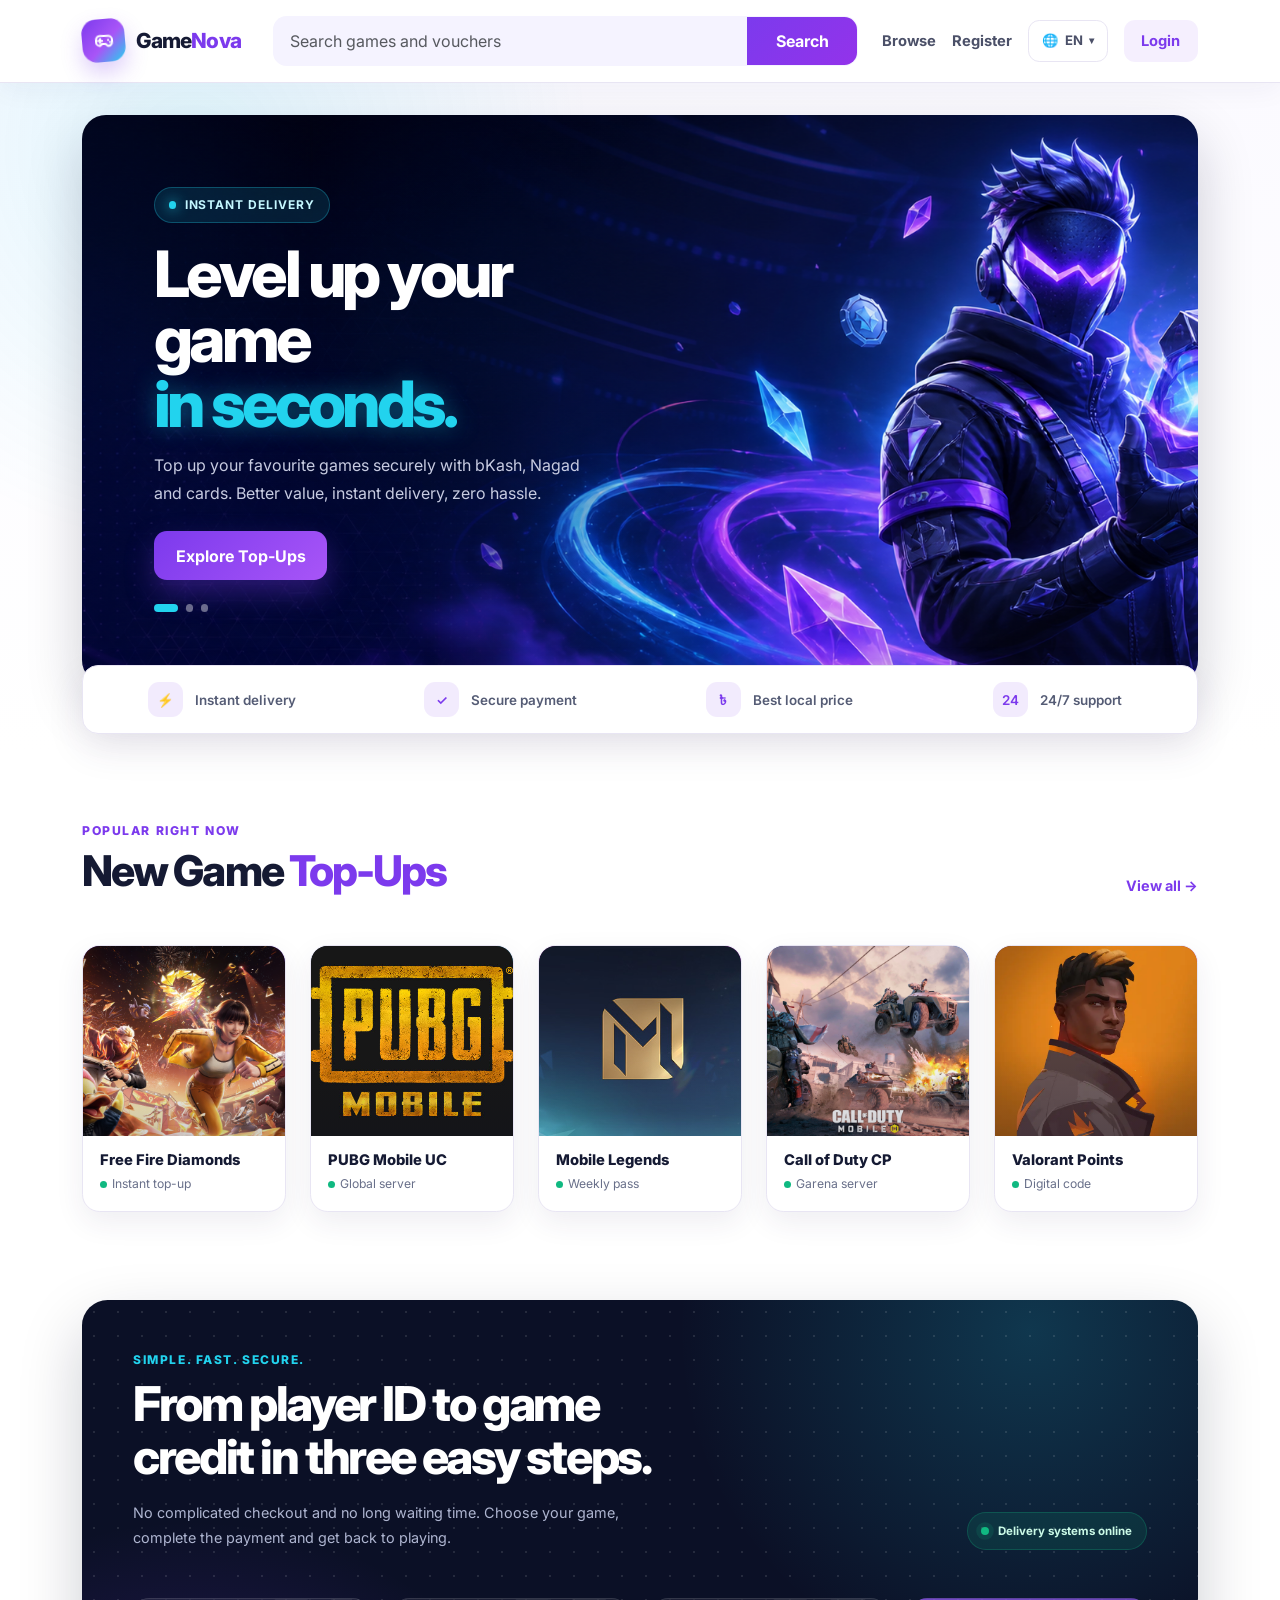
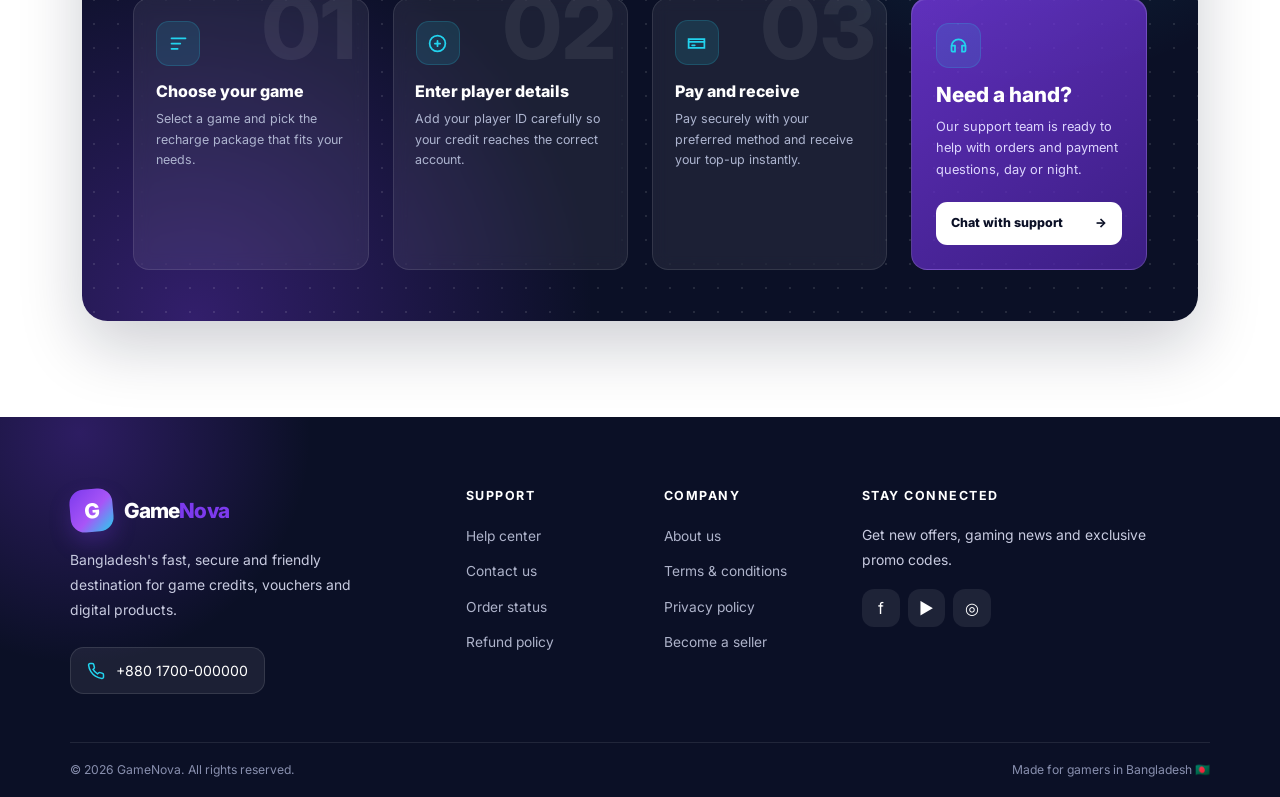
<file: index.html>
<!doctype html>
<html lang="en">
<head>
  <meta charset="utf-8">
  <meta name="viewport" content="width=device-width, initial-scale=1">
  <meta name="description" content="GameNova — fast and secure game top-ups in Bangladesh.">
  <title>GameNova — Instant Game Top-Up</title>

  <link rel="preconnect" href="https://fonts.googleapis.com">
  <link rel="preconnect" href="https://fonts.gstatic.com" crossorigin>
  <link href="https://fonts.googleapis.com/css2?family=Inter:wght@400;500;600;700;800&amp;family=Noto+Sans+Bengali:wght@400;500;600;700;800&amp;display=swap" rel="stylesheet">
  <link href="https://cdn.jsdelivr.net/npm/bootstrap@5.3.3/dist/css/bootstrap.min.css" rel="stylesheet">
  <script src="language.js" defer></script>

  <style>
    :root {
      --primary: #7c3aed;
      --primary-dark: #5b21b6;
      --cyan: #22d3ee;
      --coral: #fb7185;
      --navy: #0b1026;
      --ink: #151a33;
      --muted: #69708a;
      --surface: #f5f3ff;
      --line: #e8e5f3;
    }

    * { box-sizing: border-box; }

    html { scroll-behavior: smooth; }

    body {
      margin: 0;
      overflow-x: hidden;
      color: var(--ink);
      font-family: "Inter", "Noto Sans Bengali", sans-serif;
      background: #fff;
    }

    a { text-decoration: none; }

    .site-header {
      position: sticky;
      top: 0;
      z-index: 10;
      background: rgba(255, 255, 255, 0.94);
      border-bottom: 1px solid var(--line);
      box-shadow: 0 0.35rem 1.8rem rgba(48, 35, 92, 0.05);
      backdrop-filter: blur(14px);
    }

    .brand {
      display: inline-flex;
      align-items: center;
      gap: 0.65rem;
      color: var(--ink);
      font-size: 1.3rem;
      font-weight: 800;
      letter-spacing: -0.04em;
    }

    .brand:hover { color: var(--ink); }

    .brand-mark {
      display: grid;
      width: 2.7rem;
      height: 2.7rem;
      color: #fff;
      background: linear-gradient(135deg, var(--primary), #a855f7 55%, var(--cyan));
      border-radius: 0.9rem;
      box-shadow: 0 0.65rem 1.3rem rgba(124, 58, 237, 0.25);
      place-items: center;
      transform: rotate(-5deg);
    }

    .brand-mark svg { transform: rotate(5deg); }
    .brand-accent { color: var(--primary); }

    .search-box {
      overflow: hidden;
      background: var(--surface);
      border: 1px solid transparent;
      border-radius: 0.85rem;
      transition: border-color 200ms ease, box-shadow 200ms ease;
    }

    .search-box:focus-within {
      border-color: rgba(124, 58, 237, 0.45);
      box-shadow: 0 0 0 0.25rem rgba(124, 58, 237, 0.09);
    }

    .search-box .form-control {
      flex: 1 1 0;
      width: 1%;
      min-width: 0;
      min-height: 48px;
      padding-inline: 1rem;
      color: var(--ink);
      background: transparent;
      border: 0;
      box-shadow: none;
    }

    .search-btn {
      min-width: 110px;
      color: #fff;
      font-weight: 700;
      background: linear-gradient(135deg, var(--primary), #9333ea);
      border: 0;
      transition: filter 200ms ease;
    }

    .search-btn:hover { color: #fff; filter: brightness(1.08); }

    .nav-link-custom {
      color: #4b5068;
      font-size: 0.92rem;
      font-weight: 700;
      transition: color 180ms ease;
    }

    .nav-link-custom:hover { color: var(--primary); }

    .login-btn {
      padding: 0.65rem 1.1rem;
      color: var(--primary);
      background: rgba(124, 58, 237, 0.08);
      border-radius: 0.7rem;
    }

    .language-menu {
      position: relative;
      margin: 0;
    }

    .language-menu summary {
      display: inline-flex;
      align-items: center;
      gap: 0.4rem;
      padding: 0.62rem 0.8rem;
      color: #4b5068;
      font-size: 0.82rem;
      font-weight: 700;
      background: #fff;
      border: 1px solid var(--line);
      border-radius: 0.7rem;
      cursor: pointer;
      list-style: none;
      user-select: none;
      transition: color 180ms ease, border-color 180ms ease, background 180ms ease;
    }

    .language-menu summary::-webkit-details-marker { display: none; }

    .language-menu summary:hover,
    .language-menu[open] summary {
      color: var(--primary);
      background: var(--surface);
      border-color: rgba(124, 58, 237, 0.25);
    }

    .language-menu summary::after {
      font-size: 0.65rem;
      content: "▾";
      transition: transform 180ms ease;
    }

    .language-menu[open] summary::after { transform: rotate(180deg); }

    .language-options {
      position: absolute;
      top: calc(100% + 0.65rem);
      right: 0;
      width: 155px;
      overflow: hidden;
      padding: 0.4rem;
      background: #fff;
      border: 1px solid var(--line);
      border-radius: 0.8rem;
      box-shadow: 0 1rem 2.5rem rgba(42, 31, 86, 0.16);
    }

    .language-option {
      display: flex;
      align-items: center;
      justify-content: space-between;
      padding: 0.65rem 0.75rem;
      color: #4b5068;
      font-size: 0.82rem;
      font-weight: 600;
      border-radius: 0.55rem;
    }

    .language-option:hover,
    .language-option.active {
      color: var(--primary);
      background: var(--surface);
    }

    .language-option.active::after {
      color: var(--primary);
      content: "✓";
    }

    .promo-area {
      padding: 2rem 0 1rem;
      background:
        radial-gradient(circle at 15% 10%, rgba(34, 211, 238, 0.12), transparent 25rem),
        linear-gradient(180deg, #fbfaff 0%, #fff 100%);
    }

    .promo-banner {
      position: relative;
      min-height: 390px;
      overflow: hidden;
      background: var(--navy) url("assets/gaming-hero.png") center / cover no-repeat;
      border-radius: 1.5rem;
      box-shadow: 0 1.5rem 3.5rem rgba(13, 15, 47, 0.2);
    }

    .promo-banner::after {
      position: absolute;
      inset: 0;
      background: linear-gradient(90deg, rgba(5, 10, 36, 0.22), transparent 60%);
      content: "";
      pointer-events: none;
    }

    .promo-content {
      position: relative;
      z-index: 2;
      max-width: 590px;
      padding: clamp(2rem, 6vw, 4.5rem);
    }

    .promo-badge {
      display: inline-flex;
      align-items: center;
      gap: 0.55rem;
      padding: 0.5rem 0.85rem;
      color: #c4f7ff;
      font-size: 0.75rem;
      font-weight: 700;
      letter-spacing: 0.08em;
      text-transform: uppercase;
      background: rgba(34, 211, 238, 0.12);
      border: 1px solid rgba(34, 211, 238, 0.28);
      border-radius: 999px;
    }

    .promo-badge::before {
      width: 0.45rem;
      height: 0.45rem;
      background: var(--cyan);
      border-radius: 50%;
      box-shadow: 0 0 0.8rem var(--cyan);
      content: "";
    }

    .promo-title {
      margin: 1.1rem 0 1rem;
      color: #fff;
      font-size: clamp(2.25rem, 5vw, 4.2rem);
      font-weight: 800;
      line-height: 1.02;
      letter-spacing: -0.055em;
    }

    .promo-title span {
      color: var(--cyan);
      text-shadow: 0 0 1.5rem rgba(34, 211, 238, 0.38);
    }

    .promo-text {
      max-width: 470px;
      color: #c7cbe1;
      font-size: 1rem;
      line-height: 1.7;
    }

    .promo-btn {
      padding: 0.8rem 1.35rem;
      color: #fff;
      font-weight: 700;
      background: linear-gradient(135deg, var(--primary), #a855f7);
      border: 0;
      border-radius: 0.8rem;
      box-shadow: 0 0.8rem 1.8rem rgba(124, 58, 237, 0.35);
      transition: transform 220ms ease, box-shadow 220ms ease;
    }

    .promo-btn:hover {
      color: #fff;
      transform: translateY(-3px);
      box-shadow: 0 1.1rem 2.2rem rgba(124, 58, 237, 0.45);
    }

    .slider-dot {
      display: inline-block;
      width: 0.45rem;
      height: 0.45rem;
      background: rgba(255, 255, 255, 0.4);
      border-radius: 999px;
    }

    .slider-dot.active { width: 1.5rem; background: var(--cyan); }

    .benefit-bar {
      position: relative;
      z-index: 3;
      margin-top: -1.15rem;
    }

    .benefit-inner {
      background: #fff;
      border: 1px solid var(--line);
      border-radius: 1rem;
      box-shadow: 0 0.9rem 2.3rem rgba(56, 43, 102, 0.1);
    }

    .benefit-item {
      display: flex;
      align-items: center;
      justify-content: center;
      gap: 0.75rem;
      padding: 1rem;
      color: #555c75;
      font-size: 0.84rem;
      font-weight: 600;
    }

    .benefit-icon {
      display: grid;
      flex: 0 0 auto;
      width: 2.2rem;
      height: 2.2rem;
      color: var(--primary);
      background: rgba(124, 58, 237, 0.1);
      border-radius: 0.7rem;
      place-items: center;
    }

    .games-section { padding: 4.5rem 0 5.5rem; }

    .section-kicker {
      color: var(--primary);
      font-size: 0.76rem;
      font-weight: 800;
      letter-spacing: 0.13em;
      text-transform: uppercase;
    }

    .section-title {
      margin-top: 0.35rem;
      font-size: clamp(1.8rem, 4vw, 2.65rem);
      font-weight: 800;
      letter-spacing: -0.045em;
    }

    .section-title span { color: var(--primary); }

    .view-link {
      color: var(--primary);
      font-size: 0.9rem;
      font-weight: 700;
    }

    .game-card {
      display: block;
      height: 100%;
      overflow: hidden;
      color: var(--ink);
      background: #fff;
      border: 1px solid var(--line);
      border-radius: 1.1rem;
      box-shadow: 0 0.65rem 1.8rem rgba(50, 39, 91, 0.08);
      transition: transform 260ms ease, box-shadow 260ms ease, border-color 260ms ease;
    }

    .game-card:hover {
      color: var(--ink);
      border-color: rgba(124, 58, 237, 0.28);
      box-shadow: 0 1.15rem 2.5rem rgba(50, 39, 91, 0.16);
      transform: translateY(-7px);
    }

    .game-art {
      position: relative;
      min-height: 190px;
      overflow: hidden;
    }

    .game-art::after {
      position: absolute;
      inset: 0;
      background: linear-gradient(180deg, transparent 55%, rgba(7, 10, 30, 0.2));
      content: "";
      pointer-events: none;
    }

    .game-art img {
      position: absolute;
      inset: 0;
      width: 100%;
      height: 100%;
      object-fit: cover;
      transition: transform 350ms ease, filter 350ms ease;
    }

    .game-card:hover .game-art img { transform: scale(1.07); filter: saturate(1.08); }

    .art-2 img { object-position: center; }
    .art-3 img { object-position: center; }
    .art-5 img { object-position: center 25%; }

    .art-1 { background: linear-gradient(145deg, #4c1d95, #7c3aed 55%, #22d3ee); }
    .art-2 { background: linear-gradient(145deg, #0f172a, #0891b2 58%, #67e8f9); }
    .art-3 { background: linear-gradient(145deg, #701a75, #c026d3 58%, #fb7185); }
    .art-4 { background: linear-gradient(145deg, #172554, #2563eb 58%, #38bdf8); }
    .art-5 { background: linear-gradient(145deg, #3f1d52, #db2777 58%, #fb7185); }

    .game-symbol {
      position: relative;
      z-index: 1;
      display: grid;
      width: 6.2rem;
      height: 6.2rem;
      color: #fff;
      font-size: 2.4rem;
      font-weight: 800;
      letter-spacing: -0.08em;
      background: rgba(7, 11, 35, 0.34);
      border: 1px solid rgba(255, 255, 255, 0.24);
      border-radius: 1.8rem;
      box-shadow: inset 0 0 1.6rem rgba(255, 255, 255, 0.08), 0 0.9rem 2rem rgba(6, 8, 30, 0.25);
      backdrop-filter: blur(8px);
      place-items: center;
      transform: rotate(-5deg);
    }

    .game-symbol small {
      position: absolute;
      right: 0.65rem;
      bottom: 0.55rem;
      color: var(--cyan);
      font-size: 0.63rem;
      letter-spacing: 0;
    }

    .game-info { padding: 1rem 1.05rem 1.1rem; }

    .game-name {
      margin: 0 0 0.35rem;
      font-size: 0.92rem;
      font-weight: 800;
    }

    .game-meta {
      margin: 0;
      color: var(--muted);
      font-size: 0.76rem;
    }

    .status-dot {
      display: inline-block;
      width: 0.45rem;
      height: 0.45rem;
      margin-right: 0.3rem;
      background: #10b981;
      border-radius: 50%;
    }

    .how-section {
      padding: 0 0 6rem;
      background: #fff;
    }

    .how-shell {
      position: relative;
      isolation: isolate;
      overflow: hidden;
      padding: clamp(1.5rem, 4vw, 3.5rem);
      color: #fff;
      background:
        radial-gradient(circle at 85% 5%, rgba(34, 211, 238, 0.2), transparent 22rem),
        radial-gradient(circle at 10% 100%, rgba(124, 58, 237, 0.35), transparent 25rem),
        var(--navy);
      border-radius: 1.6rem;
      box-shadow: 0 1.6rem 4rem rgba(11, 16, 38, 0.2);
    }

    .how-shell::before {
      position: absolute;
      inset: 0;
      z-index: -1;
      opacity: 0.12;
      background-image: radial-gradient(rgba(255, 255, 255, 0.9) 1px, transparent 1px);
      background-size: 24px 24px;
      content: "";
    }

    .how-kicker {
      color: var(--cyan);
      font-size: 0.75rem;
      font-weight: 800;
      letter-spacing: 0.13em;
      text-transform: uppercase;
    }

    .how-title {
      max-width: 560px;
      margin: 0.45rem 0 0;
      font-size: clamp(1.85rem, 4vw, 3rem);
      font-weight: 800;
      line-height: 1.12;
      letter-spacing: -0.05em;
    }

    .how-copy {
      max-width: 540px;
      margin: 1rem 0 0;
      color: #aeb5d0;
      font-size: 0.9rem;
      line-height: 1.75;
    }

    .live-pill {
      display: inline-flex;
      align-items: center;
      gap: 0.55rem;
      padding: 0.6rem 0.85rem;
      color: #cbfae7;
      font-size: 0.72rem;
      font-weight: 700;
      background: rgba(16, 185, 129, 0.12);
      border: 1px solid rgba(16, 185, 129, 0.25);
      border-radius: 999px;
    }

    .live-pill::before {
      width: 0.5rem;
      height: 0.5rem;
      background: #10b981;
      border-radius: 50%;
      box-shadow: 0 0 0 0.3rem rgba(16, 185, 129, 0.12);
      content: "";
      animation: livePulse 1.8s ease-in-out infinite;
    }

    .process-card {
      position: relative;
      height: 100%;
      min-height: 205px;
      padding: 1.35rem;
      overflow: hidden;
      background: rgba(255, 255, 255, 0.07);
      border: 1px solid rgba(255, 255, 255, 0.1);
      border-radius: 1rem;
      backdrop-filter: blur(8px);
      transition: transform 220ms ease, background 220ms ease, border-color 220ms ease;
    }

    .process-card:hover {
      background: rgba(255, 255, 255, 0.1);
      border-color: rgba(34, 211, 238, 0.3);
      transform: translateY(-6px);
    }

    .process-number {
      position: absolute;
      top: -1rem;
      right: 0.7rem;
      color: rgba(255, 255, 255, 0.07);
      font-size: 5.5rem;
      font-weight: 800;
      line-height: 1;
    }

    .process-icon {
      display: grid;
      width: 2.8rem;
      height: 2.8rem;
      color: var(--cyan);
      background: rgba(34, 211, 238, 0.12);
      border: 1px solid rgba(34, 211, 238, 0.18);
      border-radius: 0.8rem;
      place-items: center;
    }

    .process-card h3 {
      position: relative;
      margin: 1rem 0 0.5rem;
      font-size: 1rem;
      font-weight: 800;
    }

    .process-card p {
      position: relative;
      margin: 0;
      color: #aeb5d0;
      font-size: 0.78rem;
      line-height: 1.65;
    }

    .support-panel {
      display: flex;
      min-height: 100%;
      flex-direction: column;
      justify-content: space-between;
      padding: 1.5rem;
      background: linear-gradient(145deg, rgba(124, 58, 237, 0.75), rgba(72, 34, 155, 0.8));
      border: 1px solid rgba(255, 255, 255, 0.14);
      border-radius: 1rem;
      box-shadow: inset 0 1px 0 rgba(255, 255, 255, 0.12);
    }

    .support-panel h3 { margin: 0.9rem 0 0.55rem; font-size: 1.3rem; font-weight: 800; }
    .support-panel p { margin: 0; color: #ddd6fe; font-size: 0.8rem; line-height: 1.65; }

    .support-action {
      display: inline-flex;
      align-items: center;
      justify-content: space-between;
      gap: 1rem;
      margin-top: 1.4rem;
      padding: 0.75rem 0.9rem;
      color: var(--navy);
      font-size: 0.78rem;
      font-weight: 800;
      background: #fff;
      border-radius: 0.7rem;
      transition: transform 180ms ease;
    }

    .support-action:hover { color: var(--navy); transform: translateX(3px); }

    @keyframes livePulse {
      0%, 100% { opacity: 1; transform: scale(1); }
      50% { opacity: 0.55; transform: scale(0.75); }
    }

    .site-footer {
      position: relative;
      overflow: hidden;
      color: #c8cbe0;
      background: var(--navy);
    }

    .site-footer::before {
      position: absolute;
      top: -14rem;
      left: -10rem;
      width: 30rem;
      height: 30rem;
      background: radial-gradient(circle, rgba(124, 58, 237, 0.3), transparent 68%);
      border-radius: 50%;
      content: "";
    }

    .footer-content { position: relative; padding: 4.5rem 0 3rem; }

    .footer-heading {
      margin-bottom: 1.2rem;
      color: #fff;
      font-size: 0.78rem;
      font-weight: 700;
      letter-spacing: 0.12em;
      text-transform: uppercase;
    }

    .footer-copy { max-width: 320px; font-size: 0.87rem; line-height: 1.8; }

    .footer-links {
      display: grid;
      gap: 0.7rem;
      margin: 0;
      padding: 0;
      list-style: none;
    }

    .footer-links a { color: #aeb3ca; font-size: 0.86rem; transition: color 180ms ease; }
    .footer-links a:hover { color: var(--cyan); }

    .contact-pill {
      display: inline-flex;
      align-items: center;
      gap: 0.7rem;
      padding: 0.75rem 1rem;
      color: #fff;
      font-size: 0.88rem;
      background: rgba(255, 255, 255, 0.07);
      border: 1px solid rgba(255, 255, 255, 0.11);
      border-radius: 0.85rem;
    }

    .contact-pill svg { color: var(--cyan); }

    .social-link {
      display: grid;
      width: 2.35rem;
      height: 2.35rem;
      color: #fff;
      background: rgba(255, 255, 255, 0.08);
      border-radius: 0.75rem;
      place-items: center;
      transition: transform 200ms ease, background 200ms ease;
    }

    .social-link:hover { color: #fff; background: var(--primary); transform: translateY(-3px); }

    .copyright {
      position: relative;
      padding: 1.1rem 0;
      color: #888fae;
      font-size: 0.76rem;
      border-top: 1px solid rgba(255, 255, 255, 0.09);
    }

    .fade-up { animation: fadeUp 700ms cubic-bezier(0.22, 1, 0.36, 1) both; }
    .delay-1 { animation-delay: 100ms; }
    .delay-2 { animation-delay: 220ms; }

    @keyframes fadeUp {
      from { opacity: 0; transform: translateY(22px); }
      to { opacity: 1; transform: translateY(0); }
    }

    @media (max-width: 991.98px) {
      .site-header .container > .d-flex {
        display: grid !important;
        grid-template-columns: minmax(0, 1fr) auto;
      }
      .header-search {
        grid-row: 2;
        grid-column: 1 / -1;
        width: 100%;
        min-width: 0;
      }
      .account-nav { grid-row: 1; grid-column: 2; }
      .search-box { width: 100%; }
      .promo-banner { min-height: 360px; background-position: 58% center; }
      .promo-content { max-width: 520px; }
      .benefit-item { justify-content: flex-start; }
    }

    @media (max-width: 767.98px) {
      .promo-area { padding-top: 1rem; }
      .promo-banner { min-height: 500px; background-position: 68% center; }
      .promo-banner::before {
        position: absolute;
        inset: 0;
        background: linear-gradient(180deg, rgba(5, 10, 36, 0.2) 20%, rgba(5, 10, 36, 0.93) 78%);
        content: "";
      }
      .promo-content {
        position: absolute;
        right: 0;
        bottom: 0;
        left: 0;
        padding: 2rem;
      }
      .promo-title { max-width: 420px; }
      .promo-text { display: none; }
      .benefit-bar { margin-top: 1rem; }
      .games-section { padding: 3.5rem 0 4rem; }
      .how-section { padding-bottom: 4rem; }
    }

    @media (max-width: 575.98px) {
      .brand-text { font-size: 1.1rem; }
      .brand-mark { width: 2.35rem; height: 2.35rem; }
      .account-nav { gap: 0.5rem !important; }
      .language-menu summary { padding: 0.58rem 0.68rem; }
      .language-label { display: none; }
      .search-btn { min-width: 86px; }
      .promo-banner { min-height: 440px; border-radius: 1rem; }
      .promo-content { padding: 1.4rem; }
      .promo-title { max-width: 310px; font-size: 2.15rem; }
      .game-art { min-height: 155px; }
      .game-symbol { width: 5.2rem; height: 5.2rem; font-size: 1.9rem; border-radius: 1.4rem; }
      .game-info { padding: 0.85rem; }
      .game-name { font-size: 0.82rem; }
      .footer-content { padding-top: 3.5rem; }
    }

    @media (prefers-reduced-motion: reduce) {
      *, *::before, *::after {
        scroll-behavior: auto !important;
        animation-duration: 0.01ms !important;
        animation-iteration-count: 1 !important;
        transition-duration: 0.01ms !important;
      }
    }
  </style>
</head>
<body>
  <header class="site-header">
    <div class="container py-3">
      <div class="d-flex flex-wrap align-items-center gap-3 gap-lg-4">
        <a class="brand me-lg-2" href="#" aria-label="GameNova home">
          <span class="brand-mark" aria-hidden="true">
            <svg width="24" height="24" viewBox="0 0 24 24" fill="none">
              <path d="M8 7h8a4 4 0 0 1 4 4v2a4 4 0 0 1-4 4l-2.2-2h-3.6L8 17a4 4 0 0 1-4-4v-2a4 4 0 0 1 4-4Z" stroke="currentColor" stroke-width="2"/>
              <path d="M8 10v4M6 12h4M16 11h.01M18 13h.01" stroke="currentColor" stroke-width="2" stroke-linecap="round"/>
            </svg>
          </span>
          <span class="brand-text">Game<span class="brand-accent">Nova</span></span>
        </a>

        <form class="header-search flex-grow-1" role="search">
          <div class="search-box d-flex">
            <input class="form-control" type="search" placeholder="Search games and vouchers" aria-label="Search games and vouchers">
            <button class="search-btn px-3" type="submit">Search</button>
          </div>
        </form>

        <nav class="account-nav d-flex align-items-center gap-3 ms-auto" aria-label="Account navigation">
          <a class="nav-link-custom d-none d-sm-inline" href="#games">Browse</a>
          <a class="nav-link-custom d-none d-sm-inline" href="register.html">Register</a>
          <details class="language-menu">
            <summary aria-label="Choose language">
              <span aria-hidden="true">🌐</span>
              <span class="language-label">EN</span>
            </summary>
            <div class="language-options">
              <a class="language-option active" href="index.html" lang="en">English</a>
              <a class="language-option" href="index.html?lang=bn" lang="bn">বাংলা</a>
            </div>
          </details>
          <a class="nav-link-custom login-btn" href="login.html">Login</a>
        </nav>
      </div>
    </div>
  </header>

  <main>
    <section class="promo-area" aria-labelledby="promo-title">
      <div class="container">
        <div class="promo-banner fade-up">
          <div class="promo-content">
            <span class="promo-badge">Instant delivery</span>
            <h1 class="promo-title" id="promo-title">Level up your game<br><span>in seconds.</span></h1>
            <p class="promo-text">Top up your favourite games securely with bKash, Nagad and cards. Better value, instant delivery, zero hassle.</p>
            <a class="btn promo-btn mt-2" href="#games">Explore Top-Ups</a>
            <div class="d-flex gap-2 mt-4" aria-label="Slide 1 of 3">
              <span class="slider-dot active"></span>
              <span class="slider-dot"></span>
              <span class="slider-dot"></span>
            </div>
          </div>
        </div>

        <div class="benefit-bar fade-up delay-1">
          <div class="benefit-inner">
            <div class="row row-cols-2 row-cols-lg-4 g-0">
              <div class="col benefit-item">
                <span class="benefit-icon" aria-hidden="true">⚡</span>
                Instant delivery
              </div>
              <div class="col benefit-item">
                <span class="benefit-icon" aria-hidden="true">✓</span>
                Secure payment
              </div>
              <div class="col benefit-item">
                <span class="benefit-icon" aria-hidden="true">৳</span>
                Best local price
              </div>
              <div class="col benefit-item">
                <span class="benefit-icon" aria-hidden="true">24</span>
                24/7 support
              </div>
            </div>
          </div>
        </div>
      </div>
    </section>

    <section class="games-section" id="games" aria-labelledby="games-title">
      <div class="container">
        <div class="d-flex align-items-end justify-content-between gap-3 mb-4 mb-md-5">
          <div>
            <p class="section-kicker mb-0">Popular right now</p>
            <h2 class="section-title mb-0" id="games-title">New Game <span>Top-Ups</span></h2>
          </div>
          <a class="view-link text-nowrap" href="#">View all →</a>
        </div>

        <div class="row row-cols-2 row-cols-md-3 row-cols-lg-5 g-3 g-xl-4">
          <div class="col fade-up">
            <a class="game-card" href="free-fire.html" aria-label="Top up Free Fire diamonds">
              <div class="game-art art-1">
                <img src="assets/games/free-fire.jpg" alt="" width="1920" height="1080" loading="lazy">
              </div>
              <div class="game-info">
                <h3 class="game-name">Free Fire Diamonds</h3>
                <p class="game-meta"><span class="status-dot"></span>Instant top-up</p>
              </div>
            </a>
          </div>

          <div class="col fade-up delay-1">
            <a class="game-card" href="game-topup.html?game=pubg" aria-label="Top up PUBG Mobile UC">
              <div class="game-art art-2">
                <img src="assets/games/pubg-mobile.jpg" alt="" width="400" height="400" loading="lazy">
              </div>
              <div class="game-info">
                <h3 class="game-name">PUBG Mobile UC</h3>
                <p class="game-meta"><span class="status-dot"></span>Global server</p>
              </div>
            </a>
          </div>

          <div class="col fade-up delay-2">
            <a class="game-card" href="game-topup.html?game=mlbb" aria-label="Top up Mobile Legends diamonds">
              <div class="game-art art-3">
                <img src="assets/games/mobile-legends.jpg" alt="" width="600" height="315" loading="lazy">
              </div>
              <div class="game-info">
                <h3 class="game-name">Mobile Legends</h3>
                <p class="game-meta"><span class="status-dot"></span>Weekly pass</p>
              </div>
            </a>
          </div>

          <div class="col fade-up delay-1">
            <a class="game-card" href="game-topup.html?game=codm" aria-label="Top up Call of Duty Mobile CP">
              <div class="game-art art-4">
                <img src="assets/games/call-of-duty-mobile.jpg" alt="" width="3840" height="2160" loading="lazy">
              </div>
              <div class="game-info">
                <h3 class="game-name">Call of Duty CP</h3>
                <p class="game-meta"><span class="status-dot"></span>Garena server</p>
              </div>
            </a>
          </div>

          <div class="col fade-up delay-2">
            <a class="game-card" href="game-topup.html?game=valorant" aria-label="Buy Valorant points">
              <div class="game-art art-5">
                <img src="assets/games/valorant.webp" alt="" width="1200" height="630" loading="lazy">
              </div>
              <div class="game-info">
                <h3 class="game-name">Valorant Points</h3>
                <p class="game-meta"><span class="status-dot"></span>Digital code</p>
              </div>
            </a>
          </div>
        </div>
      </div>
    </section>

    <section class="how-section" aria-labelledby="how-title">
      <div class="container">
        <div class="how-shell">
          <div class="row align-items-end g-4 mb-4 mb-lg-5">
            <div class="col-lg-8">
              <p class="how-kicker mb-0">Simple. Fast. Secure.</p>
              <h2 class="how-title" id="how-title">From player ID to game credit in three easy steps.</h2>
              <p class="how-copy">No complicated checkout and no long waiting time. Choose your game, complete the payment and get back to playing.</p>
            </div>
            <div class="col-lg-4 text-lg-end">
              <span class="live-pill">Delivery systems online</span>
            </div>
          </div>

          <div class="row g-3 g-xl-4">
            <div class="col-md-4 col-xl-3">
              <article class="process-card">
                <span class="process-number" aria-hidden="true">01</span>
                <span class="process-icon" aria-hidden="true">
                  <svg width="21" height="21" viewBox="0 0 24 24" fill="none">
                    <path d="M4 6h16M4 12h10M4 18h7" stroke="currentColor" stroke-width="2" stroke-linecap="round"/>
                  </svg>
                </span>
                <h3>Choose your game</h3>
                <p>Select a game and pick the recharge package that fits your needs.</p>
              </article>
            </div>

            <div class="col-md-4 col-xl-3">
              <article class="process-card">
                <span class="process-number" aria-hidden="true">02</span>
                <span class="process-icon" aria-hidden="true">
                  <svg width="21" height="21" viewBox="0 0 24 24" fill="none">
                    <path d="M12 21a9 9 0 1 0 0-18 9 9 0 0 0 0 18Z" stroke="currentColor" stroke-width="2"/>
                    <path d="M9 12h6M12 9v6" stroke="currentColor" stroke-width="2" stroke-linecap="round"/>
                  </svg>
                </span>
                <h3>Enter player details</h3>
                <p>Add your player ID carefully so your credit reaches the correct account.</p>
              </article>
            </div>

            <div class="col-md-4 col-xl-3">
              <article class="process-card">
                <span class="process-number" aria-hidden="true">03</span>
                <span class="process-icon" aria-hidden="true">
                  <svg width="21" height="21" viewBox="0 0 24 24" fill="none">
                    <path d="M3 7h18v10H3V7Z" stroke="currentColor" stroke-width="2"/>
                    <path d="M3 10h18M7 14h3" stroke="currentColor" stroke-width="2" stroke-linecap="round"/>
                  </svg>
                </span>
                <h3>Pay and receive</h3>
                <p>Pay securely with your preferred method and receive your top-up instantly.</p>
              </article>
            </div>

            <div class="col-xl-3">
              <aside class="support-panel">
                <div>
                  <span class="process-icon" aria-hidden="true">
                    <svg width="21" height="21" viewBox="0 0 24 24" fill="none">
                      <path d="M4 13a8 8 0 0 1 16 0M4 13v4a2 2 0 0 0 2 2h2v-7H4v1ZM20 13v4a2 2 0 0 1-2 2h-2v-7h4v1Z" stroke="currentColor" stroke-width="2" stroke-linejoin="round"/>
                    </svg>
                  </span>
                  <h3>Need a hand?</h3>
                  <p>Our support team is ready to help with orders and payment questions, day or night.</p>
                </div>
                <a class="support-action" href="mailto:support@gamenova.com">
                  <span>Chat with support</span>
                  <span aria-hidden="true">→</span>
                </a>
              </aside>
            </div>
          </div>
        </div>
      </div>
    </section>
  </main>

  <footer class="site-footer">
    <div class="container footer-content">
      <div class="row g-4 g-lg-5">
        <div class="col-lg-4">
          <a class="brand mb-3" href="#" aria-label="GameNova home">
            <span class="brand-mark" aria-hidden="true">G</span>
            <span class="text-white">Game<span class="brand-accent">Nova</span></span>
          </a>
          <p class="footer-copy mb-4">Bangladesh's fast, secure and friendly destination for game credits, vouchers and digital products.</p>
          <a class="contact-pill" href="tel:+8801700000000">
            <svg width="18" height="18" viewBox="0 0 24 24" fill="none" aria-hidden="true">
              <path d="M22 16.9v3a2 2 0 0 1-2.18 2 19.8 19.8 0 0 1-8.63-3.07 19.5 19.5 0 0 1-6-6A19.8 19.8 0 0 1 2.12 4.18 2 2 0 0 1 4.11 2h3a2 2 0 0 1 2 1.72c.13.96.36 1.9.69 2.8a2 2 0 0 1-.45 2.11L8.09 9.91a16 16 0 0 0 6 6l1.27-1.27a2 2 0 0 1 2.11-.45c.91.33 1.85.56 2.81.69A2 2 0 0 1 22 16.9Z" stroke="currentColor" stroke-width="2"/>
            </svg>
            +880 1700-000000
          </a>
        </div>

        <div class="col-6 col-lg-2">
          <h2 class="footer-heading">Support</h2>
          <ul class="footer-links">
            <li><a href="#">Help center</a></li>
            <li><a href="#">Contact us</a></li>
            <li><a href="#">Order status</a></li>
            <li><a href="#">Refund policy</a></li>
          </ul>
        </div>

        <div class="col-6 col-lg-2">
          <h2 class="footer-heading">Company</h2>
          <ul class="footer-links">
            <li><a href="#">About us</a></li>
            <li><a href="#">Terms &amp; conditions</a></li>
            <li><a href="#">Privacy policy</a></li>
            <li><a href="#">Become a seller</a></li>
          </ul>
        </div>

        <div class="col-lg-4">
          <h2 class="footer-heading">Stay connected</h2>
          <p class="footer-copy mb-3">Get new offers, gaming news and exclusive promo codes.</p>
          <div class="d-flex gap-2">
            <a class="social-link" href="#" aria-label="Facebook">f</a>
            <a class="social-link" href="#" aria-label="YouTube">▶</a>
            <a class="social-link" href="#" aria-label="Instagram">◎</a>
          </div>
        </div>
      </div>
    </div>

    <div class="container copyright d-flex flex-column flex-sm-row justify-content-between gap-2">
      <span>© 2026 GameNova. All rights reserved.</span>
      <span>Made for gamers in Bangladesh 🇧🇩</span>
    </div>
  </footer>
</body>
</html>
</file>
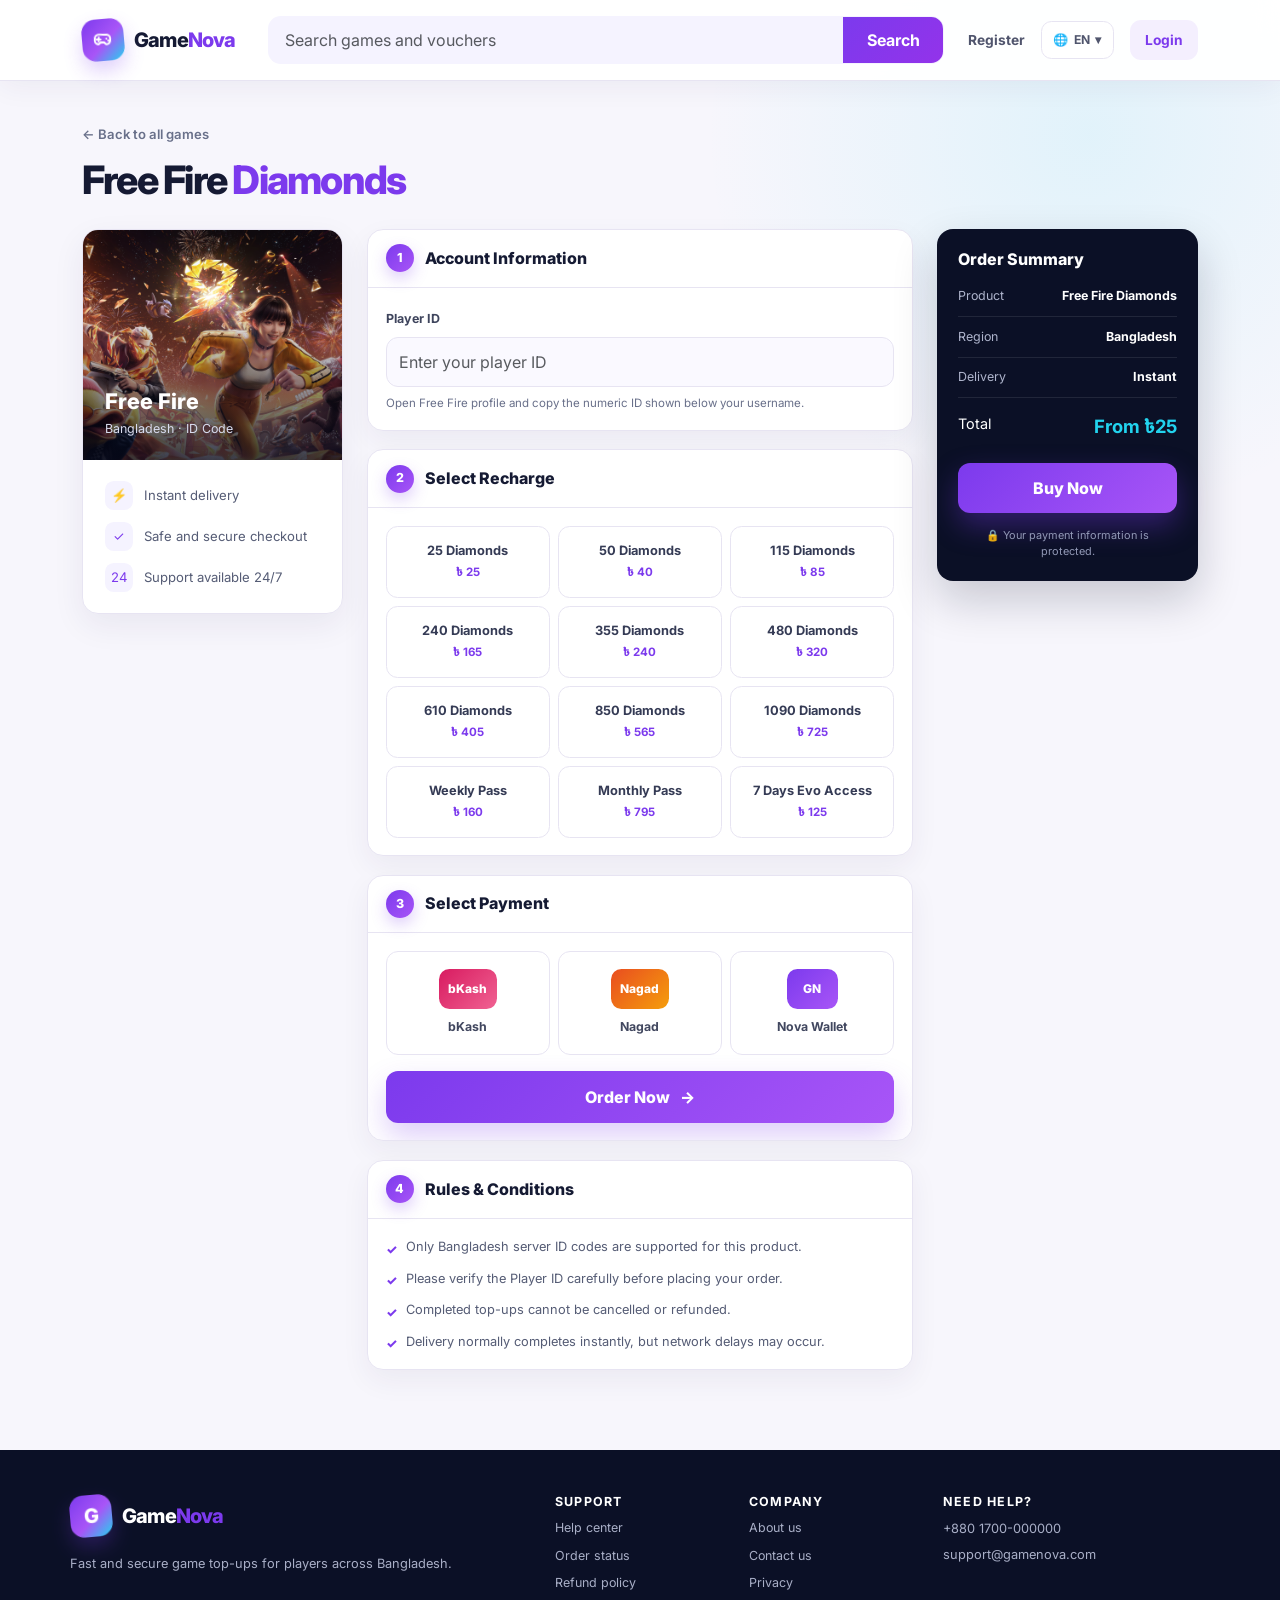
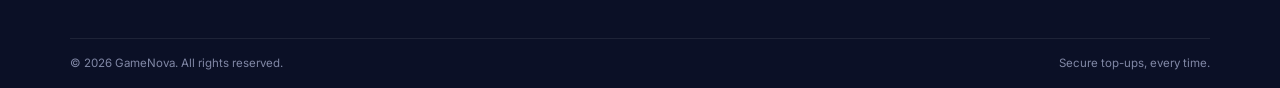
<file: free-fire.html>
<!doctype html>
<html lang="en">
<head>
  <meta charset="utf-8">
  <meta name="viewport" content="width=device-width, initial-scale=1">
  <meta name="description" content="Buy Free Fire diamonds instantly from GameNova.">
  <title>Free Fire Diamonds — GameNova</title>
  <link rel="preconnect" href="https://fonts.googleapis.com">
  <link rel="preconnect" href="https://fonts.gstatic.com" crossorigin>
  <link href="https://fonts.googleapis.com/css2?family=Inter:wght@400;500;600;700;800&amp;family=Noto+Sans+Bengali:wght@400;500;600;700;800&amp;display=swap" rel="stylesheet">
  <link href="https://cdn.jsdelivr.net/npm/bootstrap@5.3.3/dist/css/bootstrap.min.css" rel="stylesheet">
  <link href="topup.css" rel="stylesheet">
  <script src="language.js" defer></script>
  <script src="topup.js" defer></script>
</head>
<body>
  <header class="site-header">
    <div class="container py-3">
      <div class="header-inner d-flex flex-wrap align-items-center gap-3 gap-lg-4">
        <a class="brand me-lg-2" href="index.html" aria-label="GameNova home">
          <span class="brand-mark" aria-hidden="true">
            <svg width="23" height="23" viewBox="0 0 24 24" fill="none">
              <path d="M8 7h8a4 4 0 0 1 4 4v2a4 4 0 0 1-4 4l-2.2-2h-3.6L8 17a4 4 0 0 1-4-4v-2a4 4 0 0 1 4-4Z" stroke="currentColor" stroke-width="2"/>
              <path d="M8 10v4M6 12h4M16 11h.01M18 13h.01" stroke="currentColor" stroke-width="2" stroke-linecap="round"/>
            </svg>
          </span>
          <span>Game<span class="brand-accent">Nova</span></span>
        </a>

        <form class="header-search flex-grow-1" role="search">
          <div class="search-box">
            <input class="form-control" type="search" placeholder="Search games and vouchers" aria-label="Search games and vouchers">
            <button class="search-btn px-3" type="submit">Search</button>
          </div>
        </form>

        <nav class="header-nav d-flex align-items-center gap-3 ms-auto" aria-label="Account navigation">
          <a class="nav-link-custom register-link" href="register.html">Register</a>
          <details class="page-language">
            <summary aria-label="Choose language"><span aria-hidden="true">🌐</span><span class="language-label">EN</span></summary>
            <div class="language-options">
              <a class="language-option active" href="#" lang="en">English</a>
              <a class="language-option" href="#" lang="bn">বাংলা</a>
            </div>
          </details>
          <a class="nav-link-custom login-link" href="login.html">Login</a>
        </nav>
      </div>
    </div>
  </header>

  <main class="page-main">
    <div class="container">
      <a class="breadcrumb-link" href="index.html#games">← Back to all games</a>
      <h1 class="product-heading">Free Fire <span>Diamonds</span></h1>

      <form action="#" method="post">
        <div class="row g-4 align-items-start">
          <aside class="col-lg-3 fade-up">
            <article class="product-card">
              <div class="product-cover">
                <img src="assets/games/free-fire.jpg" alt="Free Fire promotional artwork" width="1920" height="1080">
                <div class="cover-copy">
                  <h2>Free Fire</h2>
                  <p>Bangladesh · ID Code</p>
                </div>
              </div>
              <ul class="product-points">
                <li><span class="point-icon">⚡</span> Instant delivery</li>
                <li><span class="point-icon">✓</span> Safe and secure checkout</li>
                <li><span class="point-icon">24</span> Support available 24/7</li>
              </ul>
            </article>
          </aside>

          <div class="col-lg-6 fade-up">
            <section class="step-card" aria-labelledby="account-title">
              <header class="step-header">
                <span class="step-number">1</span>
                <h2 class="step-title" id="account-title">Account Information</h2>
              </header>
              <div class="step-body">
                <label class="form-label" for="player-id">Player ID</label>
                <input class="form-control" id="player-id" name="player_id" type="text" inputmode="numeric" placeholder="Enter your player ID" required>
                <p class="help-text">Open Free Fire profile and copy the numeric ID shown below your username.</p>
              </div>
            </section>

            <section class="step-card" aria-labelledby="recharge-title">
              <header class="step-header">
                <span class="step-number">2</span>
                <h2 class="step-title" id="recharge-title">Select Recharge</h2>
              </header>
              <div class="step-body">
                <div class="row row-cols-2 row-cols-sm-3 g-2">
                  <div class="col"><input class="option-input" id="p25" name="package" type="radio" value="25" required><label class="package-option" for="p25"><span><span class="package-name">25 Diamonds</span><span class="package-price">৳ 25</span></span></label></div>
                  <div class="col"><input class="option-input" id="p50" name="package" type="radio" value="50"><label class="package-option" for="p50"><span><span class="package-name">50 Diamonds</span><span class="package-price">৳ 40</span></span></label></div>
                  <div class="col"><input class="option-input" id="p115" name="package" type="radio" value="115"><label class="package-option" for="p115"><span><span class="package-name">115 Diamonds</span><span class="package-price">৳ 85</span></span></label></div>
                  <div class="col"><input class="option-input" id="p240" name="package" type="radio" value="240"><label class="package-option" for="p240"><span><span class="package-name">240 Diamonds</span><span class="package-price">৳ 165</span></span></label></div>
                  <div class="col"><input class="option-input" id="p355" name="package" type="radio" value="355"><label class="package-option" for="p355"><span><span class="package-name">355 Diamonds</span><span class="package-price">৳ 240</span></span></label></div>
                  <div class="col"><input class="option-input" id="p480" name="package" type="radio" value="480"><label class="package-option" for="p480"><span><span class="package-name">480 Diamonds</span><span class="package-price">৳ 320</span></span></label></div>
                  <div class="col"><input class="option-input" id="p610" name="package" type="radio" value="610"><label class="package-option" for="p610"><span><span class="package-name">610 Diamonds</span><span class="package-price">৳ 405</span></span></label></div>
                  <div class="col"><input class="option-input" id="p850" name="package" type="radio" value="850"><label class="package-option" for="p850"><span><span class="package-name">850 Diamonds</span><span class="package-price">৳ 565</span></span></label></div>
                  <div class="col"><input class="option-input" id="p1090" name="package" type="radio" value="1090"><label class="package-option" for="p1090"><span><span class="package-name">1090 Diamonds</span><span class="package-price">৳ 725</span></span></label></div>
                  <div class="col"><input class="option-input" id="weekly" name="package" type="radio" value="weekly"><label class="package-option" for="weekly"><span><span class="package-name">Weekly Pass</span><span class="package-price">৳ 160</span></span></label></div>
                  <div class="col"><input class="option-input" id="monthly" name="package" type="radio" value="monthly"><label class="package-option" for="monthly"><span><span class="package-name">Monthly Pass</span><span class="package-price">৳ 795</span></span></label></div>
                  <div class="col"><input class="option-input" id="evo7" name="package" type="radio" value="evo7"><label class="package-option" for="evo7"><span><span class="package-name">7 Days Evo Access</span><span class="package-price">৳ 125</span></span></label></div>
                </div>
              </div>
            </section>

            <section class="step-card" aria-labelledby="payment-title">
              <header class="step-header">
                <span class="step-number">3</span>
                <h2 class="step-title" id="payment-title">Select Payment</h2>
              </header>
              <div class="step-body">
                <div class="row row-cols-3 g-2">
                  <div class="col"><input class="option-input" id="bkash" name="payment" type="radio" value="bkash" required><label class="payment-option" for="bkash"><span class="payment-logo bkash">bKash</span><span class="payment-name">bKash</span></label></div>
                  <div class="col"><input class="option-input" id="nagad" name="payment" type="radio" value="nagad"><label class="payment-option" for="nagad"><span class="payment-logo nagad">Nagad</span><span class="payment-name">Nagad</span></label></div>
                  <div class="col"><input class="option-input" id="wallet" name="payment" type="radio" value="wallet"><label class="payment-option" for="wallet"><span class="payment-logo">GN</span><span class="payment-name">Nova Wallet</span></label></div>
                </div>

                <div class="payment-details mt-3" id="bkash-details" data-payment-panel="bkash" hidden>
                  <div class="payment-instruction">
                    <div>
                      <span class="instruction-kicker">bKash Send Money</span>
                      <strong class="instruction-number">01700-000000</strong>
                    </div>
                    <span class="instruction-badge">Personal</span>
                  </div>

                  <ol class="payment-steps">
                    <li>Open the bKash app and choose <strong>Send Money</strong>.</li>
                    <li>Send the exact order amount to the number above.</li>
                    <li>Enter your bKash number and Transaction ID below.</li>
                  </ol>

                  <div class="row g-3">
                    <div class="col-sm-6">
                      <label class="form-label" for="bkash-number">Your bKash number</label>
                      <input class="form-control" id="bkash-number" name="bkash_number" type="tel" inputmode="numeric" placeholder="01XXXXXXXXX" pattern="01[3-9][0-9]{8}" data-required-when-active="true" disabled>
                    </div>
                    <div class="col-sm-6">
                      <label class="form-label" for="bkash-transaction-id">Transaction ID</label>
                      <input class="form-control text-uppercase" id="bkash-transaction-id" name="bkash_transaction_id" type="text" placeholder="Example: CGA7H2K9LM" minlength="8" maxlength="16" data-required-when-active="true" disabled>
                    </div>
                  </div>
                  <p class="payment-warning mb-0">Please verify the Transaction ID before submitting your order.</p>
                </div>

                <div class="payment-details nagad-details mt-3" id="nagad-details" data-payment-panel="nagad" hidden>
                  <div class="payment-instruction">
                    <div>
                      <span class="instruction-kicker">Nagad Send Money</span>
                      <strong class="instruction-number">01800-000000</strong>
                    </div>
                    <span class="instruction-badge">Personal</span>
                  </div>

                  <ol class="payment-steps">
                    <li>Open the Nagad app and choose <strong>Send Money</strong>.</li>
                    <li>Send the exact order amount to the number above.</li>
                    <li>Enter your Nagad number and Transaction ID below.</li>
                  </ol>

                  <div class="row g-3">
                    <div class="col-sm-6">
                      <label class="form-label" for="nagad-number">Your Nagad number</label>
                      <input class="form-control" id="nagad-number" name="nagad_number" type="tel" inputmode="numeric" placeholder="01XXXXXXXXX" pattern="01[3-9][0-9]{8}" data-required-when-active="true" disabled>
                    </div>
                    <div class="col-sm-6">
                      <label class="form-label" for="nagad-transaction-id">Transaction ID</label>
                      <input class="form-control text-uppercase" id="nagad-transaction-id" name="nagad_transaction_id" type="text" placeholder="Example: 7H2K9LMC" minlength="8" maxlength="16" data-required-when-active="true" disabled>
                    </div>
                  </div>
                  <p class="payment-warning mb-0">Please verify the Transaction ID before submitting your order.</p>
                </div>

                <button class="btn order-now-btn mt-3" type="submit">
                  <span>Order Now</span>
                  <span aria-hidden="true">→</span>
                </button>
              </div>
            </section>

            <section class="step-card mb-0" aria-labelledby="rules-title">
              <header class="step-header">
                <span class="step-number">4</span>
                <h2 class="step-title" id="rules-title">Rules &amp; Conditions</h2>
              </header>
              <div class="step-body">
                <ul class="rules-list">
                  <li>Only Bangladesh server ID codes are supported for this product.</li>
                  <li>Please verify the Player ID carefully before placing your order.</li>
                  <li>Completed top-ups cannot be cancelled or refunded.</li>
                  <li>Delivery normally completes instantly, but network delays may occur.</li>
                </ul>
              </div>
            </section>
          </div>

          <aside class="col-lg-3 fade-up">
            <div class="summary-card">
              <h2 class="summary-title">Order Summary</h2>
              <div class="summary-row"><span>Product</span><strong>Free Fire Diamonds</strong></div>
              <div class="summary-row"><span>Region</span><strong>Bangladesh</strong></div>
              <div class="summary-row"><span>Delivery</span><strong>Instant</strong></div>
              <div class="summary-row total"><span>Total</span><strong>From ৳25</strong></div>
              <button class="btn buy-btn" type="submit">Buy Now</button>
              <p class="secure-note">🔒 Your payment information is protected.</p>
            </div>
          </aside>
        </div>
      </form>
    </div>
  </main>

  <footer class="site-footer">
    <div class="container footer-inner">
      <div class="row g-4">
        <div class="col-lg-5">
          <a class="brand mb-3" href="index.html"><span class="brand-mark">G</span><span class="text-white">Game<span class="brand-accent">Nova</span></span></a>
          <p class="footer-copy mb-0">Fast and secure game top-ups for players across Bangladesh.</p>
        </div>
        <div class="col-6 col-lg-2">
          <h2 class="footer-heading">Support</h2>
          <a class="footer-link" href="#">Help center</a>
          <a class="footer-link" href="#">Order status</a>
          <a class="footer-link" href="#">Refund policy</a>
        </div>
        <div class="col-6 col-lg-2">
          <h2 class="footer-heading">Company</h2>
          <a class="footer-link" href="#">About us</a>
          <a class="footer-link" href="#">Contact us</a>
          <a class="footer-link" href="#">Privacy</a>
        </div>
        <div class="col-lg-3">
          <h2 class="footer-heading">Need help?</h2>
          <p class="footer-copy mb-1">+880 1700-000000</p>
          <p class="footer-copy mb-0">support@gamenova.com</p>
        </div>
      </div>
    </div>
    <div class="container copyright d-flex flex-column flex-sm-row justify-content-between gap-2">
      <span>© 2026 GameNova. All rights reserved.</span>
      <span>Secure top-ups, every time.</span>
    </div>
  </footer>
</body>
</html>
</file>
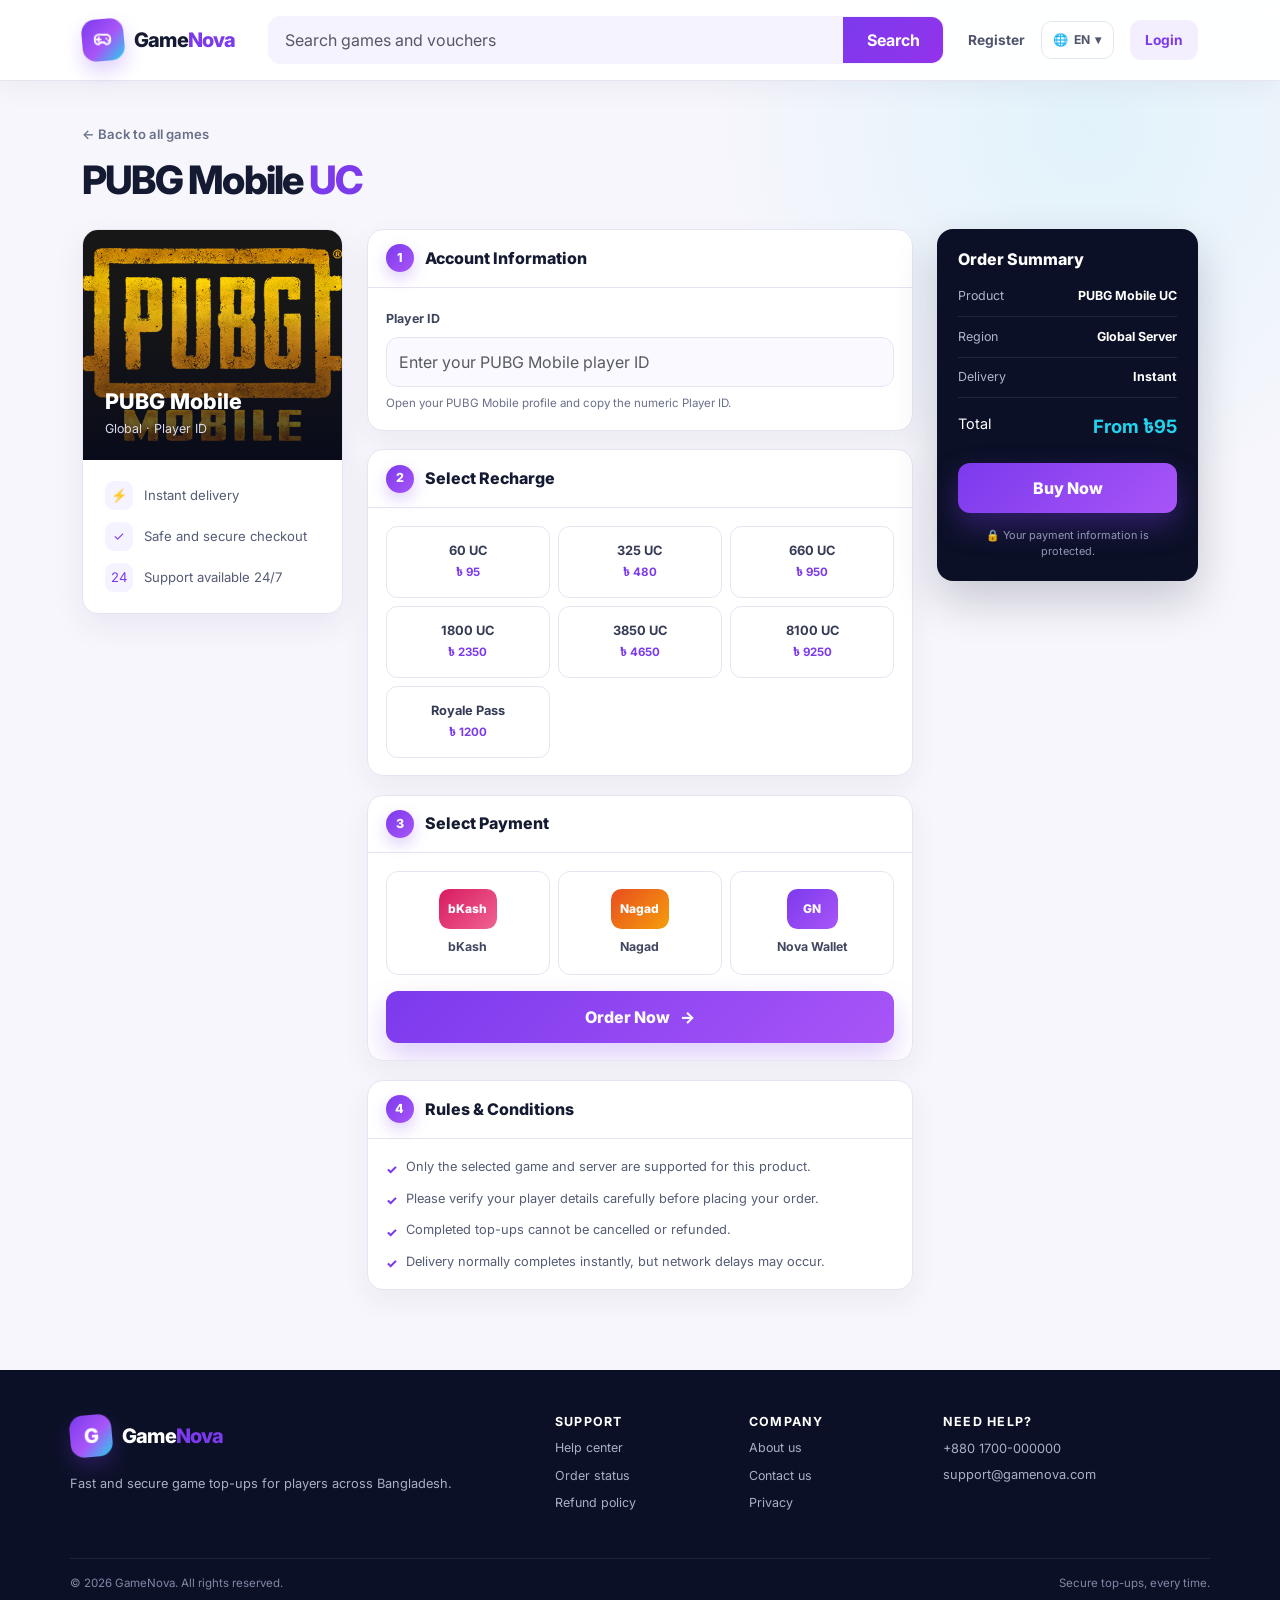
<file: game-topup.html>
<!doctype html>
<html lang="en">
<head>
  <meta charset="utf-8">
  <meta name="viewport" content="width=device-width, initial-scale=1">
  <meta name="description" content="Buy game credits instantly from GameNova.">
  <title>Game Top-Up — GameNova</title>
  <link rel="preconnect" href="https://fonts.googleapis.com">
  <link rel="preconnect" href="https://fonts.gstatic.com" crossorigin>
  <link href="https://fonts.googleapis.com/css2?family=Inter:wght@400;500;600;700;800&amp;family=Noto+Sans+Bengali:wght@400;500;600;700;800&amp;display=swap" rel="stylesheet">
  <link href="https://cdn.jsdelivr.net/npm/bootstrap@5.3.3/dist/css/bootstrap.min.css" rel="stylesheet">
  <link href="topup.css" rel="stylesheet">
  <script src="game-page.js" defer></script>
  <script src="language.js" defer></script>
  <script src="topup.js" defer></script>
</head>
<body>
  <header class="site-header">
    <div class="container py-3">
      <div class="header-inner d-flex flex-wrap align-items-center gap-3 gap-lg-4">
        <a class="brand me-lg-2" href="index.html" aria-label="GameNova home">
          <span class="brand-mark" aria-hidden="true">
            <svg width="23" height="23" viewBox="0 0 24 24" fill="none">
              <path d="M8 7h8a4 4 0 0 1 4 4v2a4 4 0 0 1-4 4l-2.2-2h-3.6L8 17a4 4 0 0 1-4-4v-2a4 4 0 0 1 4-4Z" stroke="currentColor" stroke-width="2"/>
              <path d="M8 10v4M6 12h4M16 11h.01M18 13h.01" stroke="currentColor" stroke-width="2" stroke-linecap="round"/>
            </svg>
          </span>
          <span>Game<span class="brand-accent">Nova</span></span>
        </a>

        <form class="header-search flex-grow-1" role="search">
          <div class="search-box">
            <input class="form-control" type="search" placeholder="Search games and vouchers" aria-label="Search games and vouchers">
            <button class="search-btn px-3" type="submit">Search</button>
          </div>
        </form>

        <nav class="header-nav d-flex align-items-center gap-3 ms-auto" aria-label="Account navigation">
          <a class="nav-link-custom register-link" href="register.html">Register</a>
          <details class="page-language">
            <summary aria-label="Choose language"><span aria-hidden="true">🌐</span><span class="language-label">EN</span></summary>
            <div class="language-options">
              <a class="language-option active" href="#" lang="en">English</a>
              <a class="language-option" href="#" lang="bn">বাংলা</a>
            </div>
          </details>
          <a class="nav-link-custom login-link" href="login.html">Login</a>
        </nav>
      </div>
    </div>
  </header>

  <main class="page-main">
    <div class="container">
      <a class="breadcrumb-link" href="index.html#games">← Back to all games</a>
      <h1 class="product-heading"><span class="product-title-name" id="product-heading-name">Game</span> <span id="product-heading-unit">Credits</span></h1>

      <form action="#" method="post">
        <div class="row g-4 align-items-start">
          <aside class="col-lg-3 fade-up">
            <article class="product-card">
              <div class="product-cover">
                <img id="product-image" src="assets/games/pubg-mobile.jpg" alt="Game promotional artwork" width="1200" height="675">
                <div class="cover-copy">
                  <h2 id="cover-title">Game</h2>
                  <p id="cover-subtitle">Player ID Top-Up</p>
                </div>
              </div>
              <ul class="product-points">
                <li><span class="point-icon">⚡</span> Instant delivery</li>
                <li><span class="point-icon">✓</span> Safe and secure checkout</li>
                <li><span class="point-icon">24</span> Support available 24/7</li>
              </ul>
            </article>
          </aside>

          <div class="col-lg-6 fade-up">
            <section class="step-card" aria-labelledby="account-title">
              <header class="step-header">
                <span class="step-number">1</span>
                <h2 class="step-title" id="account-title">Account Information</h2>
              </header>
              <div class="step-body">
                <label class="form-label" id="player-label" for="player-id">Player ID</label>
                <input class="form-control" id="player-id" name="player_id" type="text" placeholder="Enter your player ID" required>
                <p class="help-text" id="player-help">Enter the player details shown in your game profile.</p>
              </div>
            </section>

            <section class="step-card" aria-labelledby="recharge-title">
              <header class="step-header">
                <span class="step-number">2</span>
                <h2 class="step-title" id="recharge-title">Select Recharge</h2>
              </header>
              <div class="step-body">
                <div class="row row-cols-2 row-cols-sm-3 g-2" id="package-options">
                  <p class="help-text mb-0">Loading packages...</p>
                </div>
              </div>
            </section>

            <section class="step-card" aria-labelledby="payment-title">
              <header class="step-header">
                <span class="step-number">3</span>
                <h2 class="step-title" id="payment-title">Select Payment</h2>
              </header>
              <div class="step-body">
                <div class="row row-cols-3 g-2">
                  <div class="col"><input class="option-input" id="bkash" name="payment" type="radio" value="bkash" required><label class="payment-option" for="bkash"><span class="payment-logo bkash">bKash</span><span class="payment-name">bKash</span></label></div>
                  <div class="col"><input class="option-input" id="nagad" name="payment" type="radio" value="nagad"><label class="payment-option" for="nagad"><span class="payment-logo nagad">Nagad</span><span class="payment-name">Nagad</span></label></div>
                  <div class="col"><input class="option-input" id="wallet" name="payment" type="radio" value="wallet"><label class="payment-option" for="wallet"><span class="payment-logo">GN</span><span class="payment-name">Nova Wallet</span></label></div>
                </div>

                <div class="payment-details mt-3" id="bkash-details" data-payment-panel="bkash" hidden>
                  <div class="payment-instruction">
                    <div>
                      <span class="instruction-kicker">bKash Send Money</span>
                      <strong class="instruction-number">01700-000000</strong>
                    </div>
                    <span class="instruction-badge">Personal</span>
                  </div>

                  <ol class="payment-steps">
                    <li>Open the bKash app and choose <strong>Send Money</strong>.</li>
                    <li>Send the exact order amount to the number above.</li>
                    <li>Enter your bKash number and Transaction ID below.</li>
                  </ol>

                  <div class="row g-3">
                    <div class="col-sm-6">
                      <label class="form-label" for="bkash-number">Your bKash number</label>
                      <input class="form-control" id="bkash-number" name="bkash_number" type="tel" inputmode="numeric" placeholder="01XXXXXXXXX" pattern="01[3-9][0-9]{8}" data-required-when-active="true" disabled>
                    </div>
                    <div class="col-sm-6">
                      <label class="form-label" for="bkash-transaction-id">Transaction ID</label>
                      <input class="form-control text-uppercase" id="bkash-transaction-id" name="bkash_transaction_id" type="text" placeholder="Example: CGA7H2K9LM" minlength="8" maxlength="16" data-required-when-active="true" disabled>
                    </div>
                  </div>
                  <p class="payment-warning mb-0">Please verify the Transaction ID before submitting your order.</p>
                </div>

                <div class="payment-details nagad-details mt-3" id="nagad-details" data-payment-panel="nagad" hidden>
                  <div class="payment-instruction">
                    <div>
                      <span class="instruction-kicker">Nagad Send Money</span>
                      <strong class="instruction-number">01800-000000</strong>
                    </div>
                    <span class="instruction-badge">Personal</span>
                  </div>

                  <ol class="payment-steps">
                    <li>Open the Nagad app and choose <strong>Send Money</strong>.</li>
                    <li>Send the exact order amount to the number above.</li>
                    <li>Enter your Nagad number and Transaction ID below.</li>
                  </ol>

                  <div class="row g-3">
                    <div class="col-sm-6">
                      <label class="form-label" for="nagad-number">Your Nagad number</label>
                      <input class="form-control" id="nagad-number" name="nagad_number" type="tel" inputmode="numeric" placeholder="01XXXXXXXXX" pattern="01[3-9][0-9]{8}" data-required-when-active="true" disabled>
                    </div>
                    <div class="col-sm-6">
                      <label class="form-label" for="nagad-transaction-id">Transaction ID</label>
                      <input class="form-control text-uppercase" id="nagad-transaction-id" name="nagad_transaction_id" type="text" placeholder="Example: 7H2K9LMC" minlength="8" maxlength="16" data-required-when-active="true" disabled>
                    </div>
                  </div>
                  <p class="payment-warning mb-0">Please verify the Transaction ID before submitting your order.</p>
                </div>

                <button class="btn order-now-btn mt-3" type="submit">
                  <span>Order Now</span>
                  <span aria-hidden="true">→</span>
                </button>
              </div>
            </section>

            <section class="step-card mb-0" aria-labelledby="rules-title">
              <header class="step-header">
                <span class="step-number">4</span>
                <h2 class="step-title" id="rules-title">Rules &amp; Conditions</h2>
              </header>
              <div class="step-body">
                <ul class="rules-list">
                  <li>Only the selected game and server are supported for this product.</li>
                  <li>Please verify your player details carefully before placing your order.</li>
                  <li>Completed top-ups cannot be cancelled or refunded.</li>
                  <li>Delivery normally completes instantly, but network delays may occur.</li>
                </ul>
              </div>
            </section>
          </div>

          <aside class="col-lg-3 fade-up">
            <div class="summary-card">
              <h2 class="summary-title">Order Summary</h2>
              <div class="summary-row"><span>Product</span><strong id="summary-product">Game Credits</strong></div>
              <div class="summary-row"><span>Region</span><strong id="summary-region">Global Server</strong></div>
              <div class="summary-row"><span>Delivery</span><strong>Instant</strong></div>
              <div class="summary-row total"><span>Total</span><strong id="summary-total">Select a package</strong></div>
              <button class="btn buy-btn" type="submit">Buy Now</button>
              <p class="secure-note">🔒 Your payment information is protected.</p>
            </div>
          </aside>
        </div>
      </form>
    </div>
  </main>

  <footer class="site-footer">
    <div class="container footer-inner">
      <div class="row g-4">
        <div class="col-lg-5">
          <a class="brand mb-3" href="index.html"><span class="brand-mark">G</span><span class="text-white">Game<span class="brand-accent">Nova</span></span></a>
          <p class="footer-copy mb-0">Fast and secure game top-ups for players across Bangladesh.</p>
        </div>
        <div class="col-6 col-lg-2">
          <h2 class="footer-heading">Support</h2>
          <a class="footer-link" href="#">Help center</a>
          <a class="footer-link" href="#">Order status</a>
          <a class="footer-link" href="#">Refund policy</a>
        </div>
        <div class="col-6 col-lg-2">
          <h2 class="footer-heading">Company</h2>
          <a class="footer-link" href="#">About us</a>
          <a class="footer-link" href="#">Contact us</a>
          <a class="footer-link" href="#">Privacy</a>
        </div>
        <div class="col-lg-3">
          <h2 class="footer-heading">Need help?</h2>
          <p class="footer-copy mb-1">+880 1700-000000</p>
          <p class="footer-copy mb-0">support@gamenova.com</p>
        </div>
      </div>
    </div>
    <div class="container copyright d-flex flex-column flex-sm-row justify-content-between gap-2">
      <span>© 2026 GameNova. All rights reserved.</span>
      <span>Secure top-ups, every time.</span>
    </div>
  </footer>
</body>
</html>
</file>
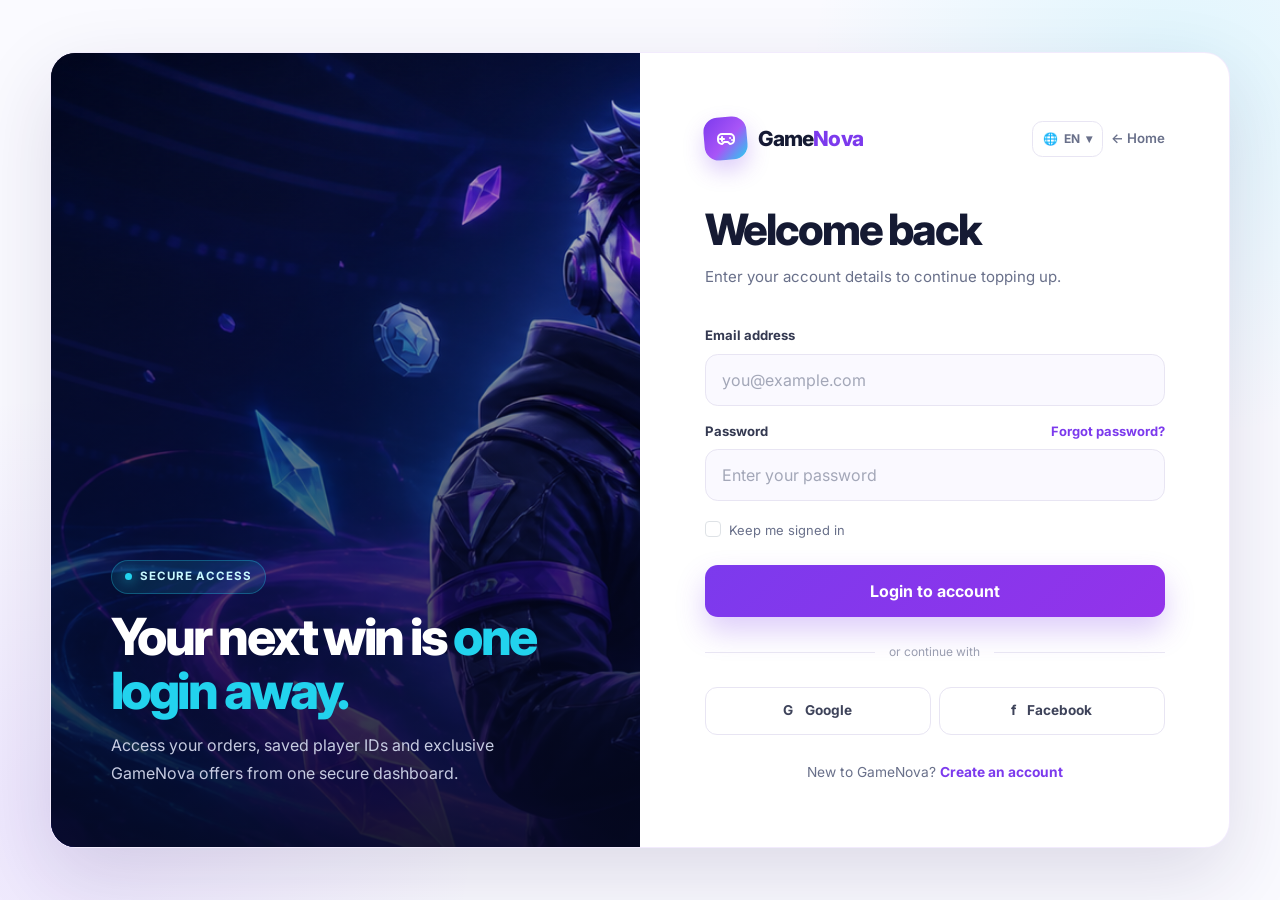
<file: login.html>
<!doctype html>
<html lang="en">
<head>
  <meta charset="utf-8">
  <meta name="viewport" content="width=device-width, initial-scale=1">
  <meta name="description" content="Log in to your GameNova account.">
  <title>Login — GameNova</title>
  <link rel="preconnect" href="https://fonts.googleapis.com">
  <link rel="preconnect" href="https://fonts.gstatic.com" crossorigin>
  <link href="https://fonts.googleapis.com/css2?family=Inter:wght@400;500;600;700;800&amp;family=Noto+Sans+Bengali:wght@400;500;600;700;800&amp;display=swap" rel="stylesheet">
  <link href="https://cdn.jsdelivr.net/npm/bootstrap@5.3.3/dist/css/bootstrap.min.css" rel="stylesheet">
  <link href="auth.css" rel="stylesheet">
  <script src="language.js" defer></script>
</head>
<body class="d-flex align-items-center justify-content-center py-lg-4">
  <main class="auth-shell fade-up">
    <div class="row g-0 h-100">
      <section class="col-lg-6 auth-visual d-none d-lg-block" aria-labelledby="visual-title">
        <div class="auth-visual-content">
          <span class="visual-badge">Secure access</span>
          <h2 class="visual-title" id="visual-title">Your next win is <span>one login away.</span></h2>
          <p class="visual-copy">Access your orders, saved player IDs and exclusive GameNova offers from one secure dashboard.</p>
        </div>
      </section>

      <section class="col-lg-6 auth-panel d-flex flex-column justify-content-center" aria-labelledby="login-title">
        <div class="d-flex align-items-center justify-content-between gap-3">
          <a class="brand" href="index.html" aria-label="GameNova home">
            <span class="brand-mark" aria-hidden="true">
              <svg width="24" height="24" viewBox="0 0 24 24" fill="none">
                <path d="M8 7h8a4 4 0 0 1 4 4v2a4 4 0 0 1-4 4l-2.2-2h-3.6L8 17a4 4 0 0 1-4-4v-2a4 4 0 0 1 4-4Z" stroke="currentColor" stroke-width="2"/>
                <path d="M8 10v4M6 12h4M16 11h.01M18 13h.01" stroke="currentColor" stroke-width="2" stroke-linecap="round"/>
              </svg>
            </span>
            <span>Game<span class="brand-accent">Nova</span></span>
          </a>
          <div class="d-flex align-items-center gap-2">
            <details class="page-language">
              <summary aria-label="Choose language"><span aria-hidden="true">🌐</span><span class="language-label">EN</span></summary>
              <div class="language-options">
                <a class="language-option active" href="#" lang="en">English</a>
                <a class="language-option" href="#" lang="bn">বাংলা</a>
              </div>
            </details>
            <a class="back-link" href="index.html">← Home</a>
          </div>
        </div>

        <div class="mx-auto w-100" style="max-width: 460px;">
          <h1 class="auth-heading" id="login-title">Welcome back</h1>
          <p class="auth-subtitle">Enter your account details to continue topping up.</p>

          <form action="#" method="post">
            <div class="mb-3">
              <label class="form-label" for="login-email">Email address</label>
              <input class="form-control" id="login-email" name="email" type="email" placeholder="you@example.com" autocomplete="email" required>
            </div>

            <div class="mb-3">
              <div class="d-flex justify-content-between gap-3">
                <label class="form-label" for="login-password">Password</label>
                <a class="helper-link" href="#">Forgot password?</a>
              </div>
              <input class="form-control" id="login-password" name="password" type="password" placeholder="Enter your password" autocomplete="current-password" required>
            </div>

            <div class="form-check mb-4">
              <input class="form-check-input" id="remember-me" name="remember" type="checkbox">
              <label class="form-check-label" for="remember-me">Keep me signed in</label>
            </div>

            <button class="btn auth-btn w-100" type="submit">Login to account</button>
          </form>

          <div class="divider">or continue with</div>

          <div class="row g-2">
            <div class="col-6"><a class="social-btn" href="#"><span aria-hidden="true">G</span> Google</a></div>
            <div class="col-6"><a class="social-btn" href="#"><span aria-hidden="true">f</span> Facebook</a></div>
          </div>

          <p class="switch-copy">New to GameNova? <a href="register.html">Create an account</a></p>
        </div>
      </section>
    </div>
  </main>
</body>
</html>
</file>
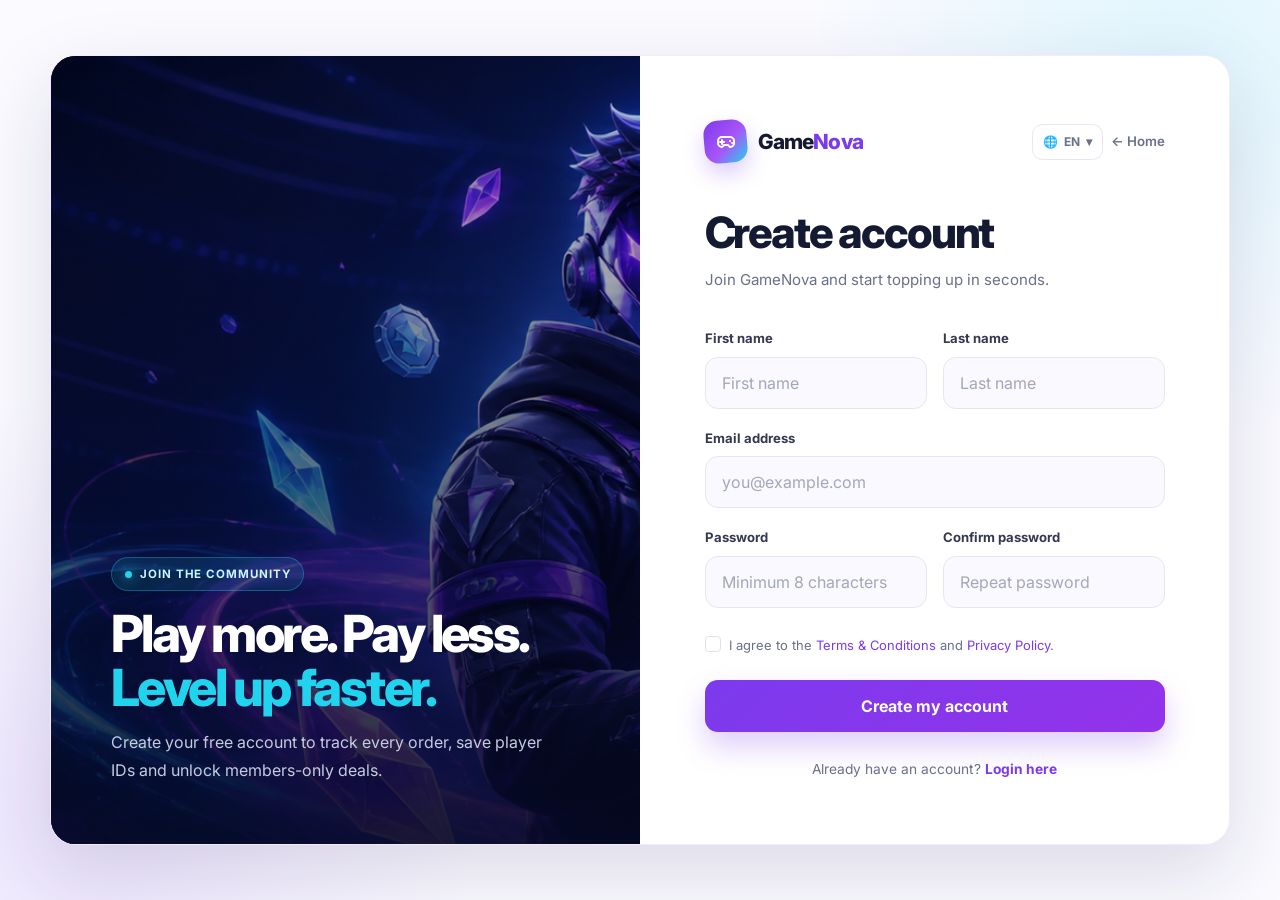
<file: register.html>
<!doctype html>
<html lang="en">
<head>
  <meta charset="utf-8">
  <meta name="viewport" content="width=device-width, initial-scale=1">
  <meta name="description" content="Create a new GameNova account.">
  <title>Register — GameNova</title>
  <link rel="preconnect" href="https://fonts.googleapis.com">
  <link rel="preconnect" href="https://fonts.gstatic.com" crossorigin>
  <link href="https://fonts.googleapis.com/css2?family=Inter:wght@400;500;600;700;800&amp;family=Noto+Sans+Bengali:wght@400;500;600;700;800&amp;display=swap" rel="stylesheet">
  <link href="https://cdn.jsdelivr.net/npm/bootstrap@5.3.3/dist/css/bootstrap.min.css" rel="stylesheet">
  <link href="auth.css" rel="stylesheet">
  <script src="language.js" defer></script>
</head>
<body class="d-flex align-items-center justify-content-center py-lg-4">
  <main class="auth-shell fade-up">
    <div class="row g-0 h-100">
      <section class="col-lg-6 auth-visual d-none d-lg-block" aria-labelledby="visual-title">
        <div class="auth-visual-content">
          <span class="visual-badge">Join the community</span>
          <h2 class="visual-title" id="visual-title">Play more. Pay less. <span>Level up faster.</span></h2>
          <p class="visual-copy">Create your free account to track every order, save player IDs and unlock members-only deals.</p>
        </div>
      </section>

      <section class="col-lg-6 auth-panel d-flex flex-column justify-content-center" aria-labelledby="register-title">
        <div class="d-flex align-items-center justify-content-between gap-3">
          <a class="brand" href="index.html" aria-label="GameNova home">
            <span class="brand-mark" aria-hidden="true">
              <svg width="24" height="24" viewBox="0 0 24 24" fill="none">
                <path d="M8 7h8a4 4 0 0 1 4 4v2a4 4 0 0 1-4 4l-2.2-2h-3.6L8 17a4 4 0 0 1-4-4v-2a4 4 0 0 1 4-4Z" stroke="currentColor" stroke-width="2"/>
                <path d="M8 10v4M6 12h4M16 11h.01M18 13h.01" stroke="currentColor" stroke-width="2" stroke-linecap="round"/>
              </svg>
            </span>
            <span>Game<span class="brand-accent">Nova</span></span>
          </a>
          <div class="d-flex align-items-center gap-2">
            <details class="page-language">
              <summary aria-label="Choose language"><span aria-hidden="true">🌐</span><span class="language-label">EN</span></summary>
              <div class="language-options">
                <a class="language-option active" href="#" lang="en">English</a>
                <a class="language-option" href="#" lang="bn">বাংলা</a>
              </div>
            </details>
            <a class="back-link" href="index.html">← Home</a>
          </div>
        </div>

        <div class="mx-auto w-100" style="max-width: 460px;">
          <h1 class="auth-heading" id="register-title">Create account</h1>
          <p class="auth-subtitle">Join GameNova and start topping up in seconds.</p>

          <form action="#" method="post">
            <div class="row g-3">
              <div class="col-sm-6">
                <label class="form-label" for="first-name">First name</label>
                <input class="form-control" id="first-name" name="first_name" type="text" placeholder="First name" autocomplete="given-name" required>
              </div>
              <div class="col-sm-6">
                <label class="form-label" for="last-name">Last name</label>
                <input class="form-control" id="last-name" name="last_name" type="text" placeholder="Last name" autocomplete="family-name" required>
              </div>
              <div class="col-12">
                <label class="form-label" for="register-email">Email address</label>
                <input class="form-control" id="register-email" name="email" type="email" placeholder="you@example.com" autocomplete="email" required>
              </div>
              <div class="col-sm-6">
                <label class="form-label" for="register-password">Password</label>
                <input class="form-control" id="register-password" name="password" type="password" placeholder="Minimum 8 characters" autocomplete="new-password" minlength="8" required>
              </div>
              <div class="col-sm-6">
                <label class="form-label" for="confirm-password">Confirm password</label>
                <input class="form-control" id="confirm-password" name="confirm_password" type="password" placeholder="Repeat password" autocomplete="new-password" minlength="8" required>
              </div>
            </div>

            <div class="form-check my-4">
              <input class="form-check-input" id="agree-terms" name="terms" type="checkbox" required>
              <label class="form-check-label" for="agree-terms">I agree to the <a href="#">Terms &amp; Conditions</a> and <a href="#">Privacy Policy</a>.</label>
            </div>

            <button class="btn auth-btn w-100" type="submit">Create my account</button>
          </form>

          <p class="switch-copy">Already have an account? <a href="login.html">Login here</a></p>
        </div>
      </section>
    </div>
  </main>
</body>
</html>
</file>
<file: topup.css>
:root {
  --primary: #7c3aed;
  --primary-dark: #5b21b6;
  --cyan: #22d3ee;
  --navy: #0b1026;
  --ink: #151a33;
  --muted: #69708a;
  --surface: #f5f3ff;
  --line: #e7e4f2;
  --success: #10b981;
}

* { box-sizing: border-box; }

html { scroll-behavior: smooth; }

body {
  margin: 0;
  color: var(--ink);
  font-family: "Inter", "Noto Sans Bengali", sans-serif;
  background:
    radial-gradient(circle at 85% 8%, rgba(34, 211, 238, 0.1), transparent 24rem),
    #f7f6fc;
}

a { text-decoration: none; }

.site-header {
  position: sticky;
  top: 0;
  z-index: 50;
  background: rgba(255, 255, 255, 0.95);
  border-bottom: 1px solid var(--line);
  box-shadow: 0 0.35rem 1.8rem rgba(48, 35, 92, 0.06);
  backdrop-filter: blur(14px);
}

.brand {
  display: inline-flex;
  align-items: center;
  gap: 0.65rem;
  color: var(--ink);
  font-size: 1.25rem;
  font-weight: 800;
  letter-spacing: -0.04em;
}

.brand:hover { color: var(--ink); }

.brand-mark {
  display: grid;
  width: 2.6rem;
  height: 2.6rem;
  color: #fff;
  background: linear-gradient(135deg, var(--primary), #a855f7 55%, var(--cyan));
  border-radius: 0.85rem;
  box-shadow: 0 0.6rem 1.2rem rgba(124, 58, 237, 0.24);
  place-items: center;
  transform: rotate(-5deg);
}

.brand-mark svg { transform: rotate(5deg); }
.brand-accent { color: var(--primary); }

.product-heading .product-title-name { color: var(--ink); }

.search-box {
  display: flex;
  min-width: 0;
  overflow: hidden;
  background: var(--surface);
  border: 1px solid transparent;
  border-radius: 0.8rem;
}

.search-box:focus-within {
  border-color: rgba(124, 58, 237, 0.45);
  box-shadow: 0 0 0 0.24rem rgba(124, 58, 237, 0.09);
}

.search-box .form-control {
  flex: 1 1 0;
  width: 1%;
  min-width: 0;
  min-height: 46px;
  padding-inline: 1rem;
  background: transparent;
  border: 0;
  box-shadow: none;
}

.search-btn {
  min-width: 100px;
  color: #fff;
  font-weight: 700;
  background: linear-gradient(135deg, var(--primary), #9333ea);
  border: 0;
}

.nav-link-custom {
  color: #50556d;
  font-size: 0.86rem;
  font-weight: 700;
}

.nav-link-custom:hover { color: var(--primary); }

.login-link {
  padding: 0.6rem 0.95rem;
  color: var(--primary);
  background: rgba(124, 58, 237, 0.08);
  border-radius: 0.7rem;
}

.page-language { position: relative; }

.page-language summary {
  display: inline-flex;
  align-items: center;
  gap: 0.35rem;
  padding: 0.58rem 0.7rem;
  color: #50556d;
  font-size: 0.76rem;
  font-weight: 700;
  background: #fff;
  border: 1px solid var(--line);
  border-radius: 0.65rem;
  cursor: pointer;
  list-style: none;
}

.page-language summary::-webkit-details-marker { display: none; }
.page-language summary::after { content: "▾"; }

.page-language .language-options {
  position: absolute;
  top: calc(100% + 0.55rem);
  right: 0;
  z-index: 10;
  width: 145px;
  padding: 0.35rem;
  background: #fff;
  border: 1px solid var(--line);
  border-radius: 0.7rem;
  box-shadow: 0 0.9rem 2rem rgba(42, 31, 86, 0.15);
}

.page-language .language-option {
  display: flex;
  justify-content: space-between;
  padding: 0.6rem 0.7rem;
  color: var(--muted);
  font-size: 0.78rem;
  font-weight: 600;
  border-radius: 0.5rem;
}

.page-language .language-option:hover,
.page-language .language-option.active { color: var(--primary); background: var(--surface); }
.page-language .language-option.active::after { content: "✓"; }

.page-main { padding: 2.5rem 0 5rem; }

.breadcrumb-link {
  color: var(--muted);
  font-size: 0.82rem;
  font-weight: 600;
}

.breadcrumb-link:hover { color: var(--primary); }

.product-heading {
  margin: 0.7rem 0 1.6rem;
  font-size: clamp(1.7rem, 4vw, 2.45rem);
  font-weight: 800;
  letter-spacing: -0.045em;
}

.product-heading span { color: var(--primary); }

.product-card {
  overflow: hidden;
  background: #fff;
  border: 1px solid var(--line);
  border-radius: 1rem;
  box-shadow: 0 0.7rem 2rem rgba(45, 34, 88, 0.07);
}

.product-cover {
  position: relative;
  min-height: 230px;
  overflow: hidden;
}

.product-cover::after {
  position: absolute;
  inset: 0;
  background: linear-gradient(180deg, transparent 30%, rgba(5, 8, 27, 0.78));
  content: "";
}

.product-cover img {
  position: absolute;
  inset: 0;
  width: 100%;
  height: 100%;
  object-fit: cover;
}

.cover-copy {
  position: absolute;
  right: 1.4rem;
  bottom: 1.3rem;
  left: 1.4rem;
  z-index: 1;
  color: #fff;
}

.cover-copy h2 { margin: 0; font-size: 1.35rem; font-weight: 800; }
.cover-copy p { margin: 0.35rem 0 0; color: #d9dcef; font-size: 0.78rem; }

.product-points {
  display: grid;
  gap: 0.75rem;
  padding: 1.35rem;
  margin: 0;
  list-style: none;
}

.product-points li {
  display: flex;
  align-items: center;
  gap: 0.65rem;
  color: #555c75;
  font-size: 0.82rem;
}

.point-icon {
  display: grid;
  width: 1.8rem;
  height: 1.8rem;
  color: var(--primary);
  background: var(--surface);
  border-radius: 0.55rem;
  place-items: center;
}

.step-card {
  margin-bottom: 1.15rem;
  overflow: hidden;
  background: #fff;
  border: 1px solid var(--line);
  border-radius: 1rem;
  box-shadow: 0 0.65rem 1.8rem rgba(45, 34, 88, 0.06);
}

.step-header {
  display: flex;
  align-items: center;
  gap: 0.7rem;
  padding: 0.9rem 1.1rem;
  border-bottom: 1px solid var(--line);
}

.step-number {
  display: grid;
  flex: 0 0 auto;
  width: 1.75rem;
  height: 1.75rem;
  color: #fff;
  font-size: 0.78rem;
  font-weight: 800;
  background: linear-gradient(135deg, var(--primary), #a855f7);
  border-radius: 50%;
  box-shadow: 0 0.4rem 0.9rem rgba(124, 58, 237, 0.25);
  place-items: center;
}

.step-title {
  margin: 0;
  font-size: 1rem;
  font-weight: 800;
}

.step-body { padding: 1.1rem; }

.form-label {
  color: #3f455d;
  font-size: 0.78rem;
  font-weight: 700;
}

.form-control {
  min-height: 50px;
  color: var(--ink);
  background: #faf9ff;
  border: 1px solid var(--line);
  border-radius: 0.75rem;
  box-shadow: none;
}

.form-control:focus {
  background: #fff;
  border-color: rgba(124, 58, 237, 0.5);
  box-shadow: 0 0 0 0.22rem rgba(124, 58, 237, 0.09);
}

.help-text { margin: 0.5rem 0 0; color: var(--muted); font-size: 0.72rem; }

.option-input {
  position: absolute;
  opacity: 0;
  pointer-events: none;
}

.package-option {
  position: relative;
  display: flex;
  min-height: 72px;
  align-items: center;
  justify-content: center;
  padding: 0.75rem 0.6rem;
  text-align: center;
  background: #fff;
  border: 1px solid var(--line);
  border-radius: 0.72rem;
  cursor: pointer;
  transition: transform 180ms ease, border-color 180ms ease, box-shadow 180ms ease, background 180ms ease;
}

.package-option:hover {
  border-color: rgba(124, 58, 237, 0.35);
  transform: translateY(-2px);
}

.package-name { display: block; color: #353b55; font-size: 0.8rem; font-weight: 700; }
.package-price { display: block; margin-top: 0.25rem; color: var(--primary); font-size: 0.72rem; font-weight: 700; }

.option-input:checked + .package-option {
  background: var(--surface);
  border-color: var(--primary);
  box-shadow: 0 0 0 0.18rem rgba(124, 58, 237, 0.1);
}

.option-input:checked + .package-option::after {
  position: absolute;
  top: 0.4rem;
  right: 0.5rem;
  display: grid;
  width: 1.1rem;
  height: 1.1rem;
  color: #fff;
  font-size: 0.65rem;
  background: var(--primary);
  border-radius: 50%;
  content: "✓";
  place-items: center;
}

.payment-option {
  position: relative;
  display: flex;
  min-height: 104px;
  flex-direction: column;
  align-items: center;
  justify-content: center;
  gap: 0.55rem;
  padding: 0.8rem;
  text-align: center;
  background: #fff;
  border: 1px solid var(--line);
  border-radius: 0.75rem;
  cursor: pointer;
  transition: border-color 180ms ease, background 180ms ease;
}

.payment-option:hover { border-color: rgba(124, 58, 237, 0.35); }

.payment-logo {
  display: grid;
  min-width: 3.2rem;
  height: 2.5rem;
  padding: 0 0.6rem;
  color: #fff;
  font-size: 0.75rem;
  font-weight: 800;
  background: linear-gradient(135deg, var(--primary), #a855f7);
  border-radius: 0.65rem;
  place-items: center;
}

.payment-logo.bkash { background: linear-gradient(135deg, #d81b60, #f06292); }
.payment-logo.nagad { background: linear-gradient(135deg, #e94d20, #f59e0b); }
.payment-name { color: #41475f; font-size: 0.77rem; font-weight: 700; }

.option-input:checked + .payment-option {
  background: var(--surface);
  border-color: var(--primary);
  box-shadow: 0 0 0 0.18rem rgba(124, 58, 237, 0.1);
}

.option-input:checked + .payment-option::after {
  position: absolute;
  top: 0.45rem;
  right: 0.5rem;
  color: var(--primary);
  font-weight: 800;
  content: "✓";
}

.payment-details {
  padding: 1rem;
  background: linear-gradient(135deg, rgba(216, 27, 96, 0.06), rgba(124, 58, 237, 0.06));
  border: 1px solid rgba(216, 27, 96, 0.18);
  border-radius: 0.85rem;
  animation: revealPayment 260ms ease both;
}

.payment-details[hidden] { display: none !important; }

.payment-details.nagad-details {
  background: linear-gradient(135deg, rgba(233, 77, 32, 0.07), rgba(245, 158, 11, 0.07));
  border-color: rgba(233, 77, 32, 0.2);
}

.nagad-details .payment-instruction { border-color: rgba(233, 77, 32, 0.38); }
.nagad-details .instruction-kicker { color: #c2410c; }
.nagad-details .instruction-badge { background: linear-gradient(135deg, #e94d20, #f59e0b); }
.nagad-details .payment-warning { color: #9a4b22; }

.payment-instruction {
  display: flex;
  align-items: center;
  justify-content: space-between;
  gap: 1rem;
  padding: 0.8rem 0.9rem;
  background: #fff;
  border: 1px dashed rgba(216, 27, 96, 0.35);
  border-radius: 0.7rem;
}

.instruction-kicker {
  display: block;
  margin-bottom: 0.2rem;
  color: #a71851;
  font-size: 0.68rem;
  font-weight: 700;
  text-transform: uppercase;
  letter-spacing: 0.06em;
}

.instruction-number {
  color: var(--ink);
  font-size: 1.05rem;
  letter-spacing: 0.04em;
}

.instruction-badge {
  padding: 0.35rem 0.55rem;
  color: #fff;
  font-size: 0.65rem;
  font-weight: 700;
  background: linear-gradient(135deg, #d81b60, #f06292);
  border-radius: 999px;
}

.payment-steps {
  display: grid;
  gap: 0.4rem;
  margin: 0.9rem 0;
  padding-left: 1.2rem;
  color: #5d637a;
  font-size: 0.74rem;
  line-height: 1.55;
}

.payment-warning {
  margin-top: 0.75rem;
  color: #8c4963;
  font-size: 0.68rem;
}

.order-now-btn {
  display: flex;
  width: 100%;
  min-height: 52px;
  align-items: center;
  justify-content: center;
  gap: 0.65rem;
  color: #fff;
  font-weight: 800;
  background: linear-gradient(135deg, var(--primary), #a855f7);
  border: 0;
  border-radius: 0.75rem;
  box-shadow: 0 0.85rem 1.8rem rgba(124, 58, 237, 0.25);
  transition: transform 180ms ease, box-shadow 180ms ease;
}

.order-now-btn:hover {
  color: #fff;
  transform: translateY(-2px);
  box-shadow: 0 1rem 2.1rem rgba(124, 58, 237, 0.35);
}

@keyframes revealPayment {
  from { opacity: 0; transform: translateY(-8px); }
  to { opacity: 1; transform: translateY(0); }
}

.summary-card {
  position: sticky;
  top: 6.5rem;
  padding: 1.3rem;
  background: var(--navy);
  border-radius: 1rem;
  box-shadow: 0 1.2rem 2.8rem rgba(11, 16, 38, 0.2);
}

.summary-title { color: #fff; font-size: 1rem; font-weight: 800; }

.summary-row {
  display: flex;
  justify-content: space-between;
  gap: 1rem;
  padding: 0.65rem 0;
  color: #aeb4cc;
  font-size: 0.78rem;
  border-bottom: 1px solid rgba(255, 255, 255, 0.09);
}

.summary-row strong { color: #fff; font-weight: 700; text-align: right; }
.summary-row.total { margin-top: 0.25rem; color: #fff; font-size: 0.9rem; border: 0; }
.summary-row.total strong { color: var(--cyan); font-size: 1.15rem; }

.buy-btn {
  width: 100%;
  min-height: 50px;
  margin-top: 0.8rem;
  color: #fff;
  font-weight: 800;
  background: linear-gradient(135deg, var(--primary), #a855f7);
  border: 0;
  border-radius: 0.75rem;
  box-shadow: 0 0.8rem 1.8rem rgba(124, 58, 237, 0.35);
  transition: transform 180ms ease;
}

.buy-btn:hover { color: #fff; transform: translateY(-2px); }

.secure-note {
  margin: 0.85rem 0 0;
  color: #9299b6;
  font-size: 0.68rem;
  text-align: center;
}

.rules-list {
  display: grid;
  gap: 0.65rem;
  margin: 0;
  padding: 0;
  list-style: none;
}

.rules-list li {
  position: relative;
  padding-left: 1.25rem;
  color: #555c75;
  font-size: 0.8rem;
  line-height: 1.65;
}

.rules-list li::before {
  position: absolute;
  top: 0.15rem;
  left: 0;
  color: var(--primary);
  font-weight: 800;
  content: "✓";
}

.site-footer { color: #b7bcd1; background: var(--navy); }
.footer-inner { padding: 2.8rem 0; }
.footer-heading { color: #fff; font-size: 0.78rem; font-weight: 700; text-transform: uppercase; letter-spacing: 0.1em; }
.footer-copy { color: #a9afc7; font-size: 0.8rem; line-height: 1.7; }
.footer-link { display: block; margin-top: 0.55rem; color: #a9afc7; font-size: 0.78rem; }
.footer-link:hover { color: var(--cyan); }
.copyright { padding: 1rem 0; color: #8087a5; font-size: 0.72rem; border-top: 1px solid rgba(255,255,255,0.08); }

.fade-up { animation: fadeUp 600ms cubic-bezier(0.22, 1, 0.36, 1) both; }

@keyframes fadeUp {
  from { opacity: 0; transform: translateY(18px); }
  to { opacity: 1; transform: translateY(0); }
}

@media (max-width: 991.98px) {
  .header-inner {
    display: grid !important;
    grid-template-columns: minmax(0, 1fr) auto;
  }
  .header-search { grid-row: 2; grid-column: 1 / -1; width: 100%; min-width: 0; }
  .header-nav { grid-row: 1; grid-column: 2; }
  .summary-card { position: static; }
}

@media (max-width: 575.98px) {
  .page-main { padding-top: 1.5rem; }
  .brand { font-size: 1.05rem; }
  .brand-mark { width: 2.3rem; height: 2.3rem; }
  .header-nav { gap: 0.5rem !important; }
  .page-language .language-label { display: none; }
  .register-link { display: none; }
  .search-btn { min-width: 82px; }
  .product-cover { min-height: 190px; }
  .step-body { padding: 0.85rem; }
  .package-option { min-height: 76px; }
  .package-name { font-size: 0.73rem; }
}

@media (prefers-reduced-motion: reduce) {
  *, *::before, *::after {
    animation-duration: 0.01ms !important;
    animation-iteration-count: 1 !important;
    transition-duration: 0.01ms !important;
  }
}
</file>
<file: auth.css>
:root {
  --primary: #7c3aed;
  --primary-dark: #5b21b6;
  --cyan: #22d3ee;
  --navy: #0b1026;
  --ink: #151a33;
  --muted: #69708a;
  --surface: #f5f3ff;
  --line: #e8e5f3;
}

* { box-sizing: border-box; }

body {
  min-height: 100vh;
  margin: 0;
  color: var(--ink);
  font-family: "Inter", "Noto Sans Bengali", sans-serif;
  background:
    radial-gradient(circle at 92% 8%, rgba(34, 211, 238, 0.12), transparent 23rem),
    radial-gradient(circle at 5% 90%, rgba(124, 58, 237, 0.11), transparent 26rem),
    #fafaff;
}

a { color: var(--primary); text-decoration: none; }
a:hover { color: var(--primary-dark); }

.auth-shell {
  width: min(1180px, calc(100% - 2rem));
  min-height: 700px;
  overflow: hidden;
  background: #fff;
  border: 1px solid rgba(124, 58, 237, 0.1);
  border-radius: 1.6rem;
  box-shadow: 0 1.8rem 5rem rgba(39, 28, 83, 0.14);
}

.auth-visual {
  position: relative;
  isolation: isolate;
  min-height: 700px;
  overflow: hidden;
  background: var(--navy) url("assets/gaming-hero.png") 64% center / cover no-repeat;
}

.auth-visual::before {
  position: absolute;
  inset: 0;
  z-index: -1;
  background: linear-gradient(180deg, rgba(4, 8, 31, 0.15), rgba(4, 8, 31, 0.9));
  content: "";
}

.auth-visual-content {
  position: absolute;
  right: 0;
  bottom: 0;
  left: 0;
  padding: clamp(2rem, 5vw, 3.75rem);
}

.visual-badge {
  display: inline-flex;
  align-items: center;
  gap: 0.5rem;
  padding: 0.48rem 0.8rem;
  color: #c7f8ff;
  font-size: 0.72rem;
  font-weight: 700;
  letter-spacing: 0.08em;
  text-transform: uppercase;
  background: rgba(34, 211, 238, 0.12);
  border: 1px solid rgba(34, 211, 238, 0.3);
  border-radius: 999px;
}

.visual-badge::before {
  width: 0.45rem;
  height: 0.45rem;
  background: var(--cyan);
  border-radius: 50%;
  box-shadow: 0 0 0.8rem var(--cyan);
  content: "";
}

.visual-title {
  max-width: 470px;
  margin: 1rem 0 0.8rem;
  color: #fff;
  font-size: clamp(2rem, 4vw, 3.35rem);
  font-weight: 800;
  line-height: 1.05;
  letter-spacing: -0.05em;
}

.visual-title span { color: var(--cyan); }

.visual-copy {
  max-width: 440px;
  margin: 0;
  color: #c6cbe1;
  line-height: 1.75;
}

.auth-panel {
  min-height: 700px;
  padding: clamp(2rem, 5vw, 4.5rem);
}

.brand {
  display: inline-flex;
  align-items: center;
  gap: 0.65rem;
  color: var(--ink);
  font-size: 1.3rem;
  font-weight: 800;
  letter-spacing: -0.04em;
}

.brand:hover { color: var(--ink); }

.brand-mark {
  display: grid;
  width: 2.7rem;
  height: 2.7rem;
  color: #fff;
  background: linear-gradient(135deg, var(--primary), #a855f7 55%, var(--cyan));
  border-radius: 0.9rem;
  box-shadow: 0 0.65rem 1.3rem rgba(124, 58, 237, 0.25);
  place-items: center;
  transform: rotate(-5deg);
}

.brand-mark svg { transform: rotate(5deg); }
.brand-accent { color: var(--primary); }

.back-link {
  display: inline-flex;
  align-items: center;
  gap: 0.4rem;
  color: var(--muted);
  font-size: 0.83rem;
  font-weight: 600;
}

.back-link:hover { color: var(--primary); }

.page-language { position: relative; }

.page-language summary {
  display: inline-flex;
  align-items: center;
  gap: 0.35rem;
  padding: 0.5rem 0.65rem;
  color: var(--muted);
  font-size: 0.75rem;
  font-weight: 700;
  background: #fff;
  border: 1px solid var(--line);
  border-radius: 0.65rem;
  cursor: pointer;
  list-style: none;
}

.page-language summary::-webkit-details-marker { display: none; }
.page-language summary::after { content: "▾"; }

.page-language .language-options {
  position: absolute;
  top: calc(100% + 0.5rem);
  right: 0;
  z-index: 5;
  width: 145px;
  padding: 0.35rem;
  background: #fff;
  border: 1px solid var(--line);
  border-radius: 0.7rem;
  box-shadow: 0 0.9rem 2rem rgba(42, 31, 86, 0.14);
}

.page-language .language-option {
  display: flex;
  justify-content: space-between;
  padding: 0.6rem 0.7rem;
  color: var(--muted);
  font-size: 0.78rem;
  font-weight: 600;
  border-radius: 0.5rem;
}

.page-language .language-option:hover,
.page-language .language-option.active { color: var(--primary); background: var(--surface); }
.page-language .language-option.active::after { content: "✓"; }

.auth-heading {
  margin: 2.7rem 0 0.6rem;
  font-size: clamp(2rem, 4vw, 2.7rem);
  font-weight: 800;
  letter-spacing: -0.05em;
}

.auth-subtitle {
  margin-bottom: 2rem;
  color: var(--muted);
  font-size: 0.94rem;
  line-height: 1.65;
}

.form-label {
  margin-bottom: 0.5rem;
  color: #343951;
  font-size: 0.82rem;
  font-weight: 700;
}

.form-control {
  min-height: 52px;
  padding: 0.8rem 1rem;
  color: var(--ink);
  background: #faf9ff;
  border: 1px solid var(--line);
  border-radius: 0.8rem;
  box-shadow: none;
}

.form-control::placeholder { color: #a3a7b8; }

.form-control:focus {
  background: #fff;
  border-color: rgba(124, 58, 237, 0.55);
  box-shadow: 0 0 0 0.25rem rgba(124, 58, 237, 0.09);
}

.form-check-input:checked {
  background-color: var(--primary);
  border-color: var(--primary);
}

.form-check-label,
.helper-link {
  color: var(--muted);
  font-size: 0.81rem;
}

.helper-link { color: var(--primary); font-weight: 700; }

.auth-btn {
  min-height: 52px;
  color: #fff;
  font-weight: 700;
  background: linear-gradient(135deg, var(--primary), #9333ea);
  border: 0;
  border-radius: 0.8rem;
  box-shadow: 0 0.9rem 1.8rem rgba(124, 58, 237, 0.25);
  transition: transform 200ms ease, box-shadow 200ms ease;
}

.auth-btn:hover {
  color: #fff;
  transform: translateY(-2px);
  box-shadow: 0 1.1rem 2.2rem rgba(124, 58, 237, 0.35);
}

.divider {
  display: flex;
  align-items: center;
  gap: 0.9rem;
  margin: 1.6rem 0;
  color: #9a9eb1;
  font-size: 0.75rem;
}

.divider::before,
.divider::after {
  flex: 1;
  height: 1px;
  background: var(--line);
  content: "";
}

.social-btn {
  display: flex;
  align-items: center;
  justify-content: center;
  gap: 0.7rem;
  min-height: 48px;
  color: #3e435a;
  font-size: 0.85rem;
  font-weight: 700;
  background: #fff;
  border: 1px solid var(--line);
  border-radius: 0.75rem;
  transition: border-color 180ms ease, background 180ms ease;
}

.social-btn:hover {
  color: var(--primary);
  background: var(--surface);
  border-color: rgba(124, 58, 237, 0.25);
}

.switch-copy {
  margin: 1.7rem 0 0;
  color: var(--muted);
  font-size: 0.86rem;
  text-align: center;
}

.switch-copy a { font-weight: 700; }

.fade-up { animation: fadeUp 650ms cubic-bezier(0.22, 1, 0.36, 1) both; }

@keyframes fadeUp {
  from { opacity: 0; transform: translateY(20px); }
  to { opacity: 1; transform: translateY(0); }
}

@media (max-width: 991.98px) {
  .auth-shell { min-height: auto; }
  .auth-panel { min-height: auto; }
}

@media (max-width: 575.98px) {
  .auth-shell {
    width: 100%;
    min-height: 100vh;
    border: 0;
    border-radius: 0;
    box-shadow: none;
  }

  .auth-panel { padding: 1.5rem; }
  .auth-heading { margin-top: 2.2rem; }
  .page-language .language-label { display: none; }
}

@media (prefers-reduced-motion: reduce) {
  *, *::before, *::after {
    animation-duration: 0.01ms !important;
    animation-iteration-count: 1 !important;
    transition-duration: 0.01ms !important;
  }
}
</file>
